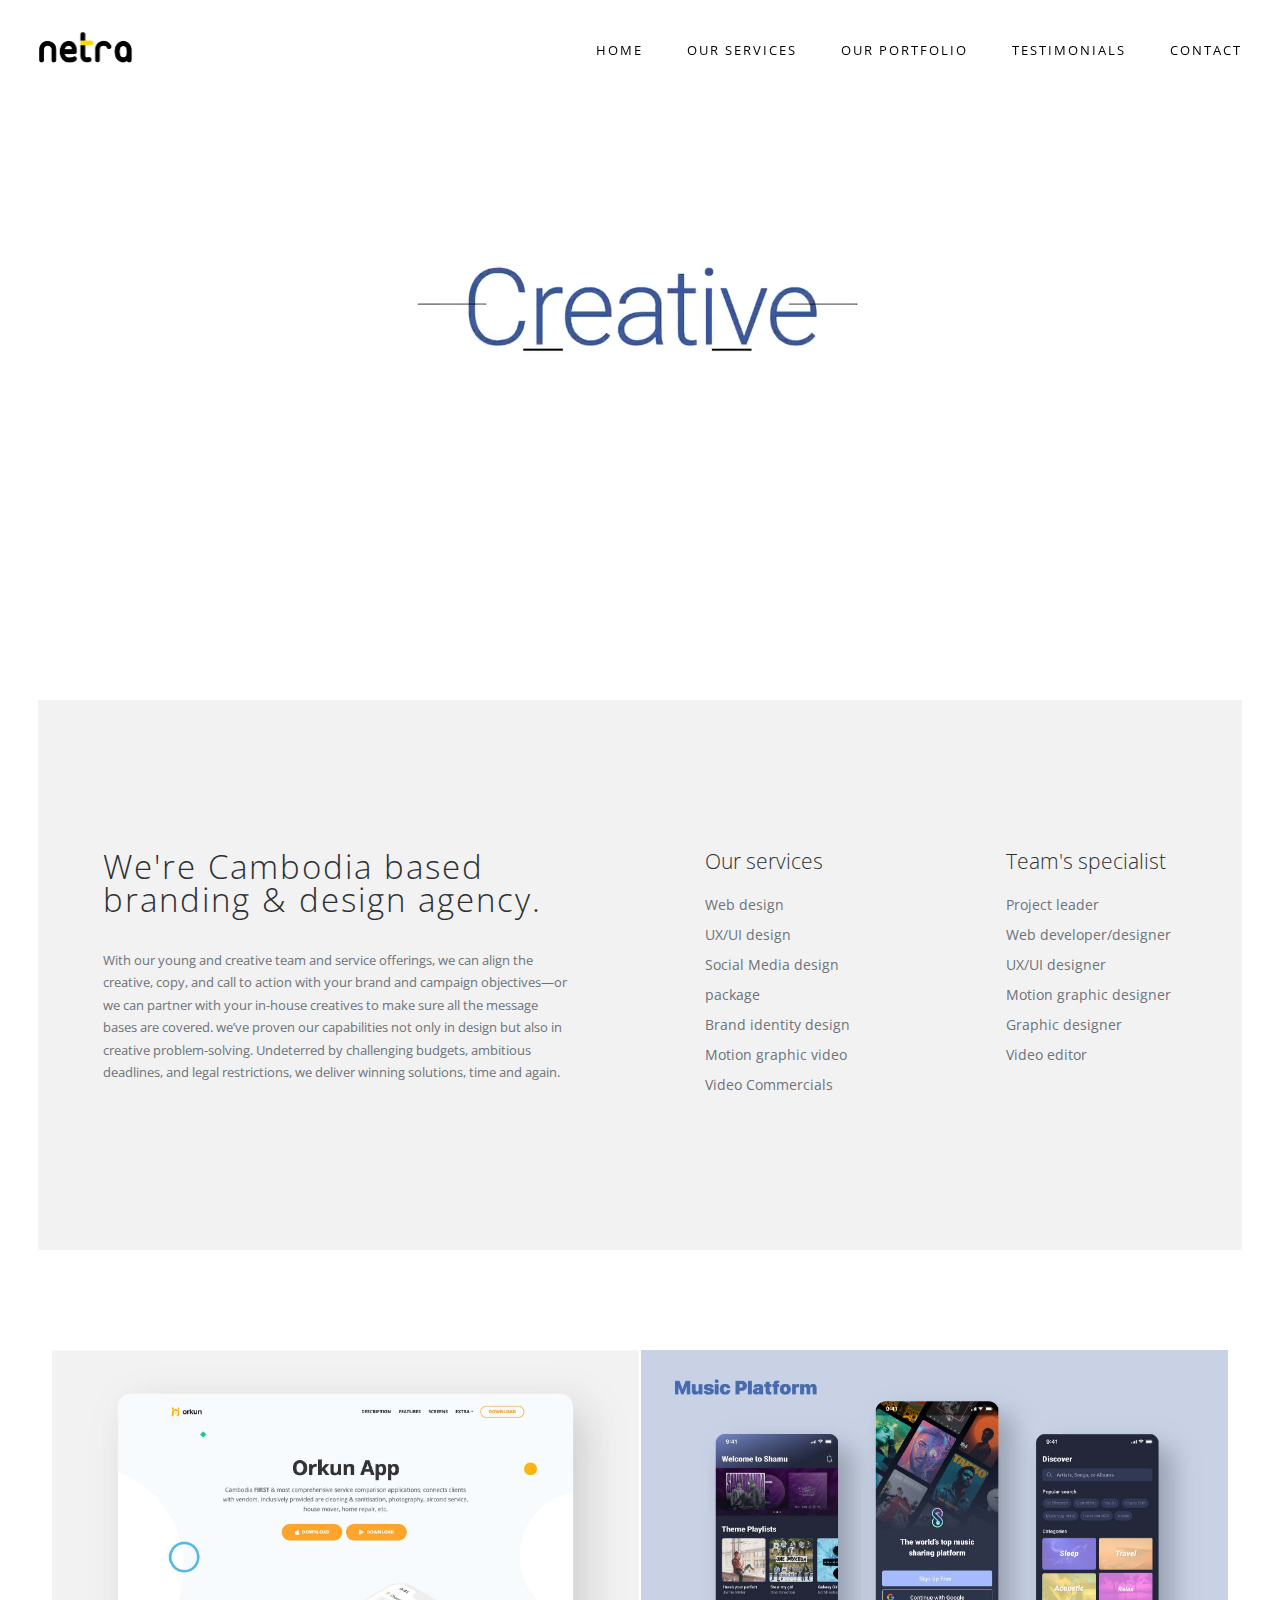
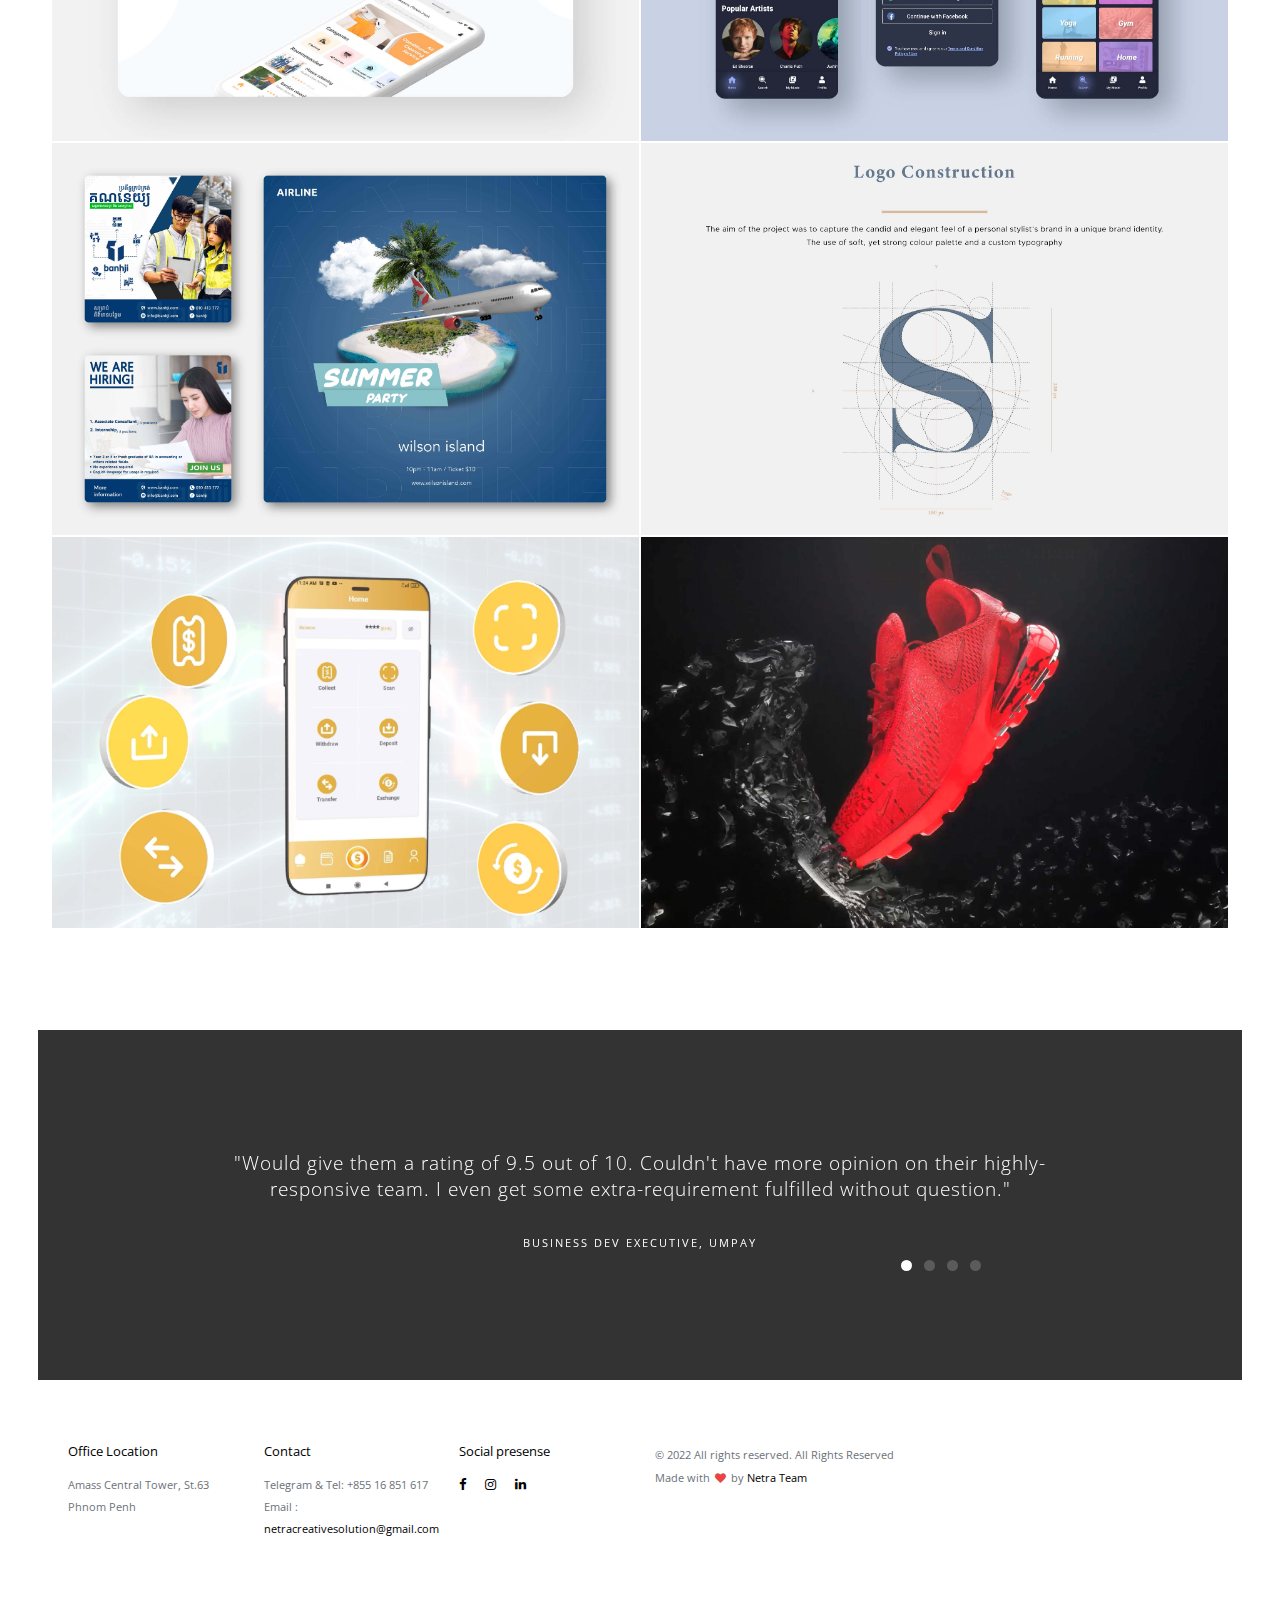
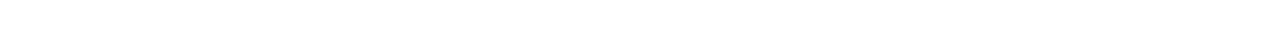
<file: index.html>
<!doctype html>
<!--[if lt IE 7]>      <html class="no-js lt-ie9 lt-ie8 lt-ie7" lang=""> <![endif]-->
<!--[if IE 7]>         <html class="no-js lt-ie9 lt-ie8" lang=""> <![endif]-->
<!--[if IE 8]>         <html class="no-js lt-ie9" lang=""> <![endif]-->
<!--[if gt IE 8]><!--> <html class="no-js" lang=""> <!--<![endif]-->

<head>
  <!--Meta Spot-->
<meta charset="utf-8">
<meta name="description" content="We're Cambodia based branding & design agency. A Team of MultiSkills that provides solutions with design creativy for your Branding.">
<meta name="keywords" content="netra, netra creative, Netra, Creative Solutions, Netra Creative, Cambodia, UI/UX, Design, advertising, developing, Creative Company, designing, expectation">
<meta name="author" content="Netra Team">
<meta name="viewport" content="width=device-width, initial-scale=1">

<!-- For Website Preview on Social Media -->
<meta name="msapplication-TileImage" content="https://scontent.fpnh10-1.fna.fbcdn.net/v/t39.30808-6/292216898_100743609375975_2032774279402443284_n.png?_nc_cat=108&ccb=1-7&_nc_sid=e3f864&_nc_eui2=AeGO_JeVjs9rqgK4IT1UgOeNfD-W4jQmp6F8P5biNCanoQ0dnRfb9ghhK74plLeHKItxB1cQhTymWL-vpqMJ930p&_nc_ohc=Rsldy9kIIFIAX-e0aD2&_nc_ht=scontent.fpnh10-1.fna&oh=00_AT9h68x6p43qM0jOLva-_jxWrKR0BH5TBZrnZruUT-AVkA&oe=62CD987B">
<meta property="og:site_name" content="Netra Creative">
<meta property="og:title" content="Netra Creative Solutions - Your Vision, Our Mission">
<meta property="og:description" content="We're Cambodia based branding & design agency. A Team of MultiSkills that provides solutions with design creativy for your Branding.">

<!-- Image Preview for Thumbnail -->
<meta property="og:image" itemprop="image" content="https://scontent.fpnh10-1.fna.fbcdn.net/v/t39.30808-6/292216898_100743609375975_2032774279402443284_n.png?_nc_cat=108&ccb=1-7&_nc_sid=e3f864&_nc_eui2=AeGO_JeVjs9rqgK4IT1UgOeNfD-W4jQmp6F8P5biNCanoQ0dnRfb9ghhK74plLeHKItxB1cQhTymWL-vpqMJ930p&_nc_ohc=Rsldy9kIIFIAX-e0aD2&_nc_ht=scontent.fpnh10-1.fna&oh=00_AT9h68x6p43qM0jOLva-_jxWrKR0BH5TBZrnZruUT-AVkA&oe=62CD987B">

<meta property="og:type" content="website">
<meta property="og:image:type" content="image/png">

<meta property="og:image:width" content="300">
<meta property="og:image:height" content="300">

<!-- Url Website -->
<meta property="og:url" content="https://netracreative.com">

<!--Link Spot-->
<title>Netra - Creative Solutions</title>
<link rel="stylesheet" href="css/bootstrap.min.css">
<link rel="stylesheet" href="css/flexslider.css">
<link rel="stylesheet" href="css/main.css">
<link rel="stylesheet" href="css/responsive.css">
<link rel="stylesheet" href="css/animate.min.css">
<link rel="stylesheet" href="https://maxcdn.bootstrapcdn.com/font-awesome/4.4.0/css/font-awesome.min.css">
<link rel="icon" href="images/assets/favicon.png">

<!--Use to define when other websites have the same with our website-->
<link rel="canonical" href="https://netracreative.com">
</head>

<body>

<!-- Header Section -->
<section class="tophead" role="tophead"> 
  <!-- Navigation Section -->
  <header id="header">
    <div class="header-content clearfix"> <a class="logo" href="#"><img class="logo1" src="images/portfolio/Logo.png" alt="Netra Creative"></a>
      <nav class="navigation" role="navigation">
        <ul class="primary-nav">
          <li><a href="#header-slider">Home</a></li>
          <li><a href="#services">Our Services</a></li>
          <li><a href="#portfolio">Our Portfolio</a></li>
          <li><a href="#testimonials">Testimonials</a></li>
          <li><a href="#contact">Contact</a></li>
        </ul>
      </nav>
      <a href="#" class="nav-toggle">Menu<span></span></a> </div>
  </header>
  <!-- Navigation Section --> 
</section>
<!-- Header Section --> 
<!-- Slider Section -->
<section id="header-slider" class="section">
  <div id="myCarousel" class="carousel slide" data-ride="carousel"> 
    <!-- Indicators -->
    <ol class="carousel-indicators">
      <li data-target="#myCarousel" data-slide-to="0" class="active"></li>
      <li data-target="#myCarousel" data-slide-to="1"></li>
    </ol>
    <!-- Wrapper for slides -->
    <div class="carousel-inner" role="listbox">
      <video class="landingvideo" id="myVideo" autoplay playsinline loop muted>
        <source src="images/assets/Profile.mp4" type="video/mp4">
      </video> 
    </div>
    <!-- Controls --> 
</section>
<!-- Slider Section --> 
<!-- Service Section -->
<section id="services" class="section services">
  <div class="container-fluid">
    <div class="row">
      <div class="col-md-6 col-sm-6">
        <div class="services-content">
          <h4>We're Cambodia based branding & design agency.</h4>
          <p>With our young and creative team and service offerings, we can align the creative, copy, and call to action with your brand and campaign objectives—or we can partner with your in-house creatives to make sure all the message bases are covered.  we’ve proven our capabilities not only in design but also in creative problem-solving. Undeterred by challenging budgets, ambitious deadlines, and legal restrictions, we deliver winning solutions, time and again. </p>
        </div>
      </div>
      <div class="col-md-3 col-sm-6">
        <div class="services-content">
          <h5>Our services</h5>
          <ul>
            <li><a href="web-design.html">Web design</a></li>
            <li><a href="uxui-design.html">UX/UI design</a></li>
            <li><a href="design-package.html">Social Media design package</a></li>
            <li><a href="branding-design.html">Brand identity design</a></li>
            <li><a href="motion-video.html">Motion graphic video</a></li>
            <li><a href="video-commercials.html">Video Commercials</a></li>
          </ul>
        </div>
      </div>
      <div class="col-md-3 col-sm-6">
        <div class="services-content">
          <h5>Team's specialist</h5>
          <ul>
            <li><a>Project leader</a></li>
            <li><a>Web developer/designer</a></li>
            <li><a>UX/UI designer</a></li>
            <li><a>Motion graphic designer</a></li>
            <li><a>Graphic designer</a></li>
            <li><a>Video editor</a></li>
          </ul>
        </div>
      </div>
    </div>
  </div>
</section>
<!-- Service Section --> 

<!-- portfolio grid section -->
<section id="portfolio" class="section portfolio">
  <div class="container-fluid">
    <div class="row">
      <div class="col-sm-6 portfolio-item"> <a href="web-design.html" class="portfolio-link">
        <div class="caption">
          <div class="caption-content">
            <h3>Web Design</h3>
            <h4>Landing Page Website</h4>
          </div>
        </div>
        <img src="images/portfolio/work-1.jpg" class="img-responsive" alt="Orkun App Portfolio"> </a> </div>
      <div class="col-sm-6 portfolio-item"> <a href="uxui-design.html" class="portfolio-link">
        <div class="caption">
          <div class="caption-content">
            <h3>UX/UI design</h3>
            <h4>Mobile App</h4>
          </div>
        </div>
        <img src="images/portfolio/uxui-1.jpg" class="img-responsive" alt="Shamu music platform portfolio"> </a> </div>
      <div class="col-sm-6 portfolio-item"> <a href="design-package.html" class="portfolio-link">
        <div class="caption">
          <div class="caption-content">
            <h3>Social Media design package</h3>
            <h4>Poster design</h4>
          </div>
        </div>
        <img src="images/portfolio/poster-1.jpg" class="img-responsive" alt="creative solutions for designing posters and flyers"> </a> </div>
      <div class="col-sm-6 portfolio-item"> <a href="branding-design.html" class="portfolio-link">
        <div class="caption">
          <div class="caption-content">
            <h3>Brand identity design</h3>
            <h4>Fashion branding</h4>
          </div>
        </div>
        <img src="images/portfolio/brand-3.jpg" class="img-responsive" alt=""> </a> </div>
      <div class="col-sm-6 portfolio-item"> <a href="motion-video.html" class="portfolio-link">
        <div class="caption">
          <div class="caption-content">
            <h3>Motion Graphic Video</h3>
            <h4>Animation Commercials</h4>
          </div>
        </div>
        <img src="images/portfolio/motion-2.jpg" class="img-responsive" alt="logo construction with professional guidelines"> </a> </div>
      <div class="col-sm-6 portfolio-item"> <a href="video-commercials.html" class="portfolio-link">
        <div class="caption">
          <div class="caption-content">
            <h3>Video Commercials</h3>
            <h4>3D Video Commercials</h4>
          </div>
        </div>
        <img src="images/portfolio/video-1.jpg" class="img-responsive" alt="Nike Shoes advertising"> </a> </div>
    </div>
  </div>
</section>
<!-- portfolio grid section --> 

<!-- Testimonials section -->
<section id="testimonials" class="section testimonials no-padding">
  <div class="container-fluid">
    <div class="row no-gutter">
      <div class="flexslider">
        <ul class="slides">
          <li>
            <div class="col-md-12">
              <blockquote>
                <h1>"Would give them a rating of 9.5 out of 10. Couldn't have more opinion on their highly-responsive team. I even get some extra-requirement fulfilled without question."</h1>
                <p>Business Dev Executive, UMPay</p>
              </blockquote>
            </div>
          </li>
          <li>
            <div class="col-md-12">
              <blockquote>
                <h1>"Color tone and concept suggestion by Netra's team when I couldn't make any decision is superb. All I get is much more than what I pay."</h1>
                <p>Simon - Founder of Shamu App</p>
              </blockquote>
            </div>
          </li>
          <li>
            <div class="col-md-12">
              <blockquote>
                <h1>"What I would recommend is the ability of Netra producing high quality design product without compromising timeline. Fair costing compared with high CP value."</h1>
                <p>Jess - QR Engineer , Shamu App.</p>
              </blockquote>
            </div>
          </li>
          <li>
            <div class="col-md-12">
              <blockquote>
                <h1>"On-the-point for all the requirements provided to Netra's designers. Minimalist, eye-catchy content, product delivered on time! Would highly recommend them to my connections."  </h1>
                <p>Orkun App's Team</p>
              </blockquote>
            </div>
          </li>
        </ul>
      </div>
    </div>
  </div>
</section>
<!-- Testimonials section --> 

<!-- footer section -->
<footer id="contact" class="footer">
  <div class="container-fluid">
    <div class="col-md-2 left">
      <h4>Office Location</h4>
      <p> Amass Central Tower, St.63 <br> Phnom Penh</p>
    </div>
    <div class="col-md-2 left">
      <h4>Contact</h4>
      <p> Telegram & Tel: +855 16 851 617 <br>
        Email : <a href="mailto:netracreativesolution@gmail.com"> netracreativesolution@gmail.com </a></p>
    </div>
    <div class="col-md-2 left">
      <h4>Social presense</h4>
      <ul class="footer-share">
        <li><a href="https://www.facebook.com/netracreativesolution" target="_blank"><i class="fa fa-facebook"></i></a></li>
        <li><a href="https://www.instagram.com/netra_creative/" target="_blank"><i class="fa fa-instagram"></i></a></li>
        <li><a href="https://www.linkedin.com/in/netra-creative-870958244/" target="_blank"><i class="fa fa-linkedin"></i></a></li>
      </ul>
    </div>
    <div class="col-md-6 right">
      <p>© 2022 All rights reserved. All Rights Reserved<br>
        Made with <i class="fa fa-heart pulse"></i> by <a href="#">Netra Team</a></p>
    </div>
  </div>
</footer>
<!-- footer section --> 

<!-- JS FILES --> 
<script src="https://ajax.googleapis.com/ajax/libs/jquery/1.11.3/jquery.min.js"></script> 
<script src="js/bootstrap.min.js"></script> 
<script src="js/jquery.flexslider-min.js"></script> 
<script src="js/retina.min.js"></script> 
<script src="js/modernizr.js"></script> 
<script src="js/main.js"></script>
<script>
  document.getElementById('myVideo').play();
</script>
</body>
</html>
</file>
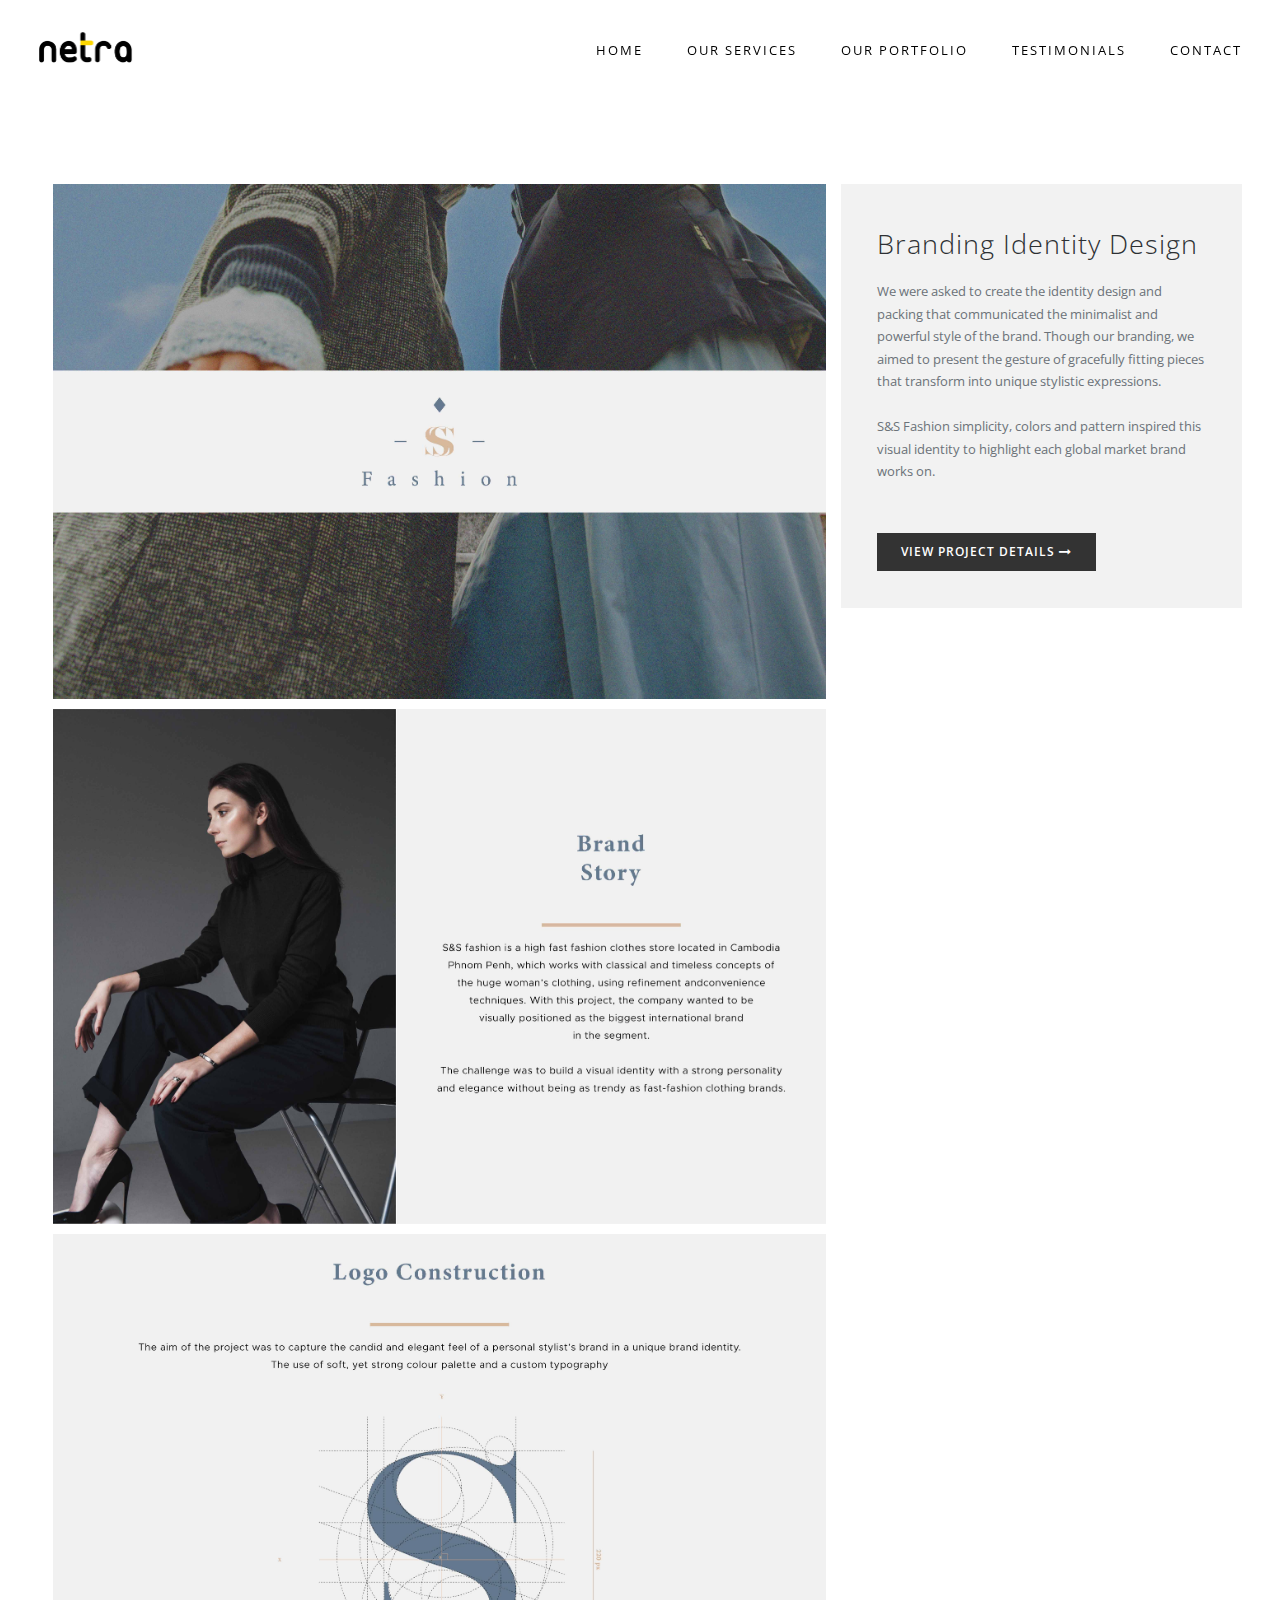
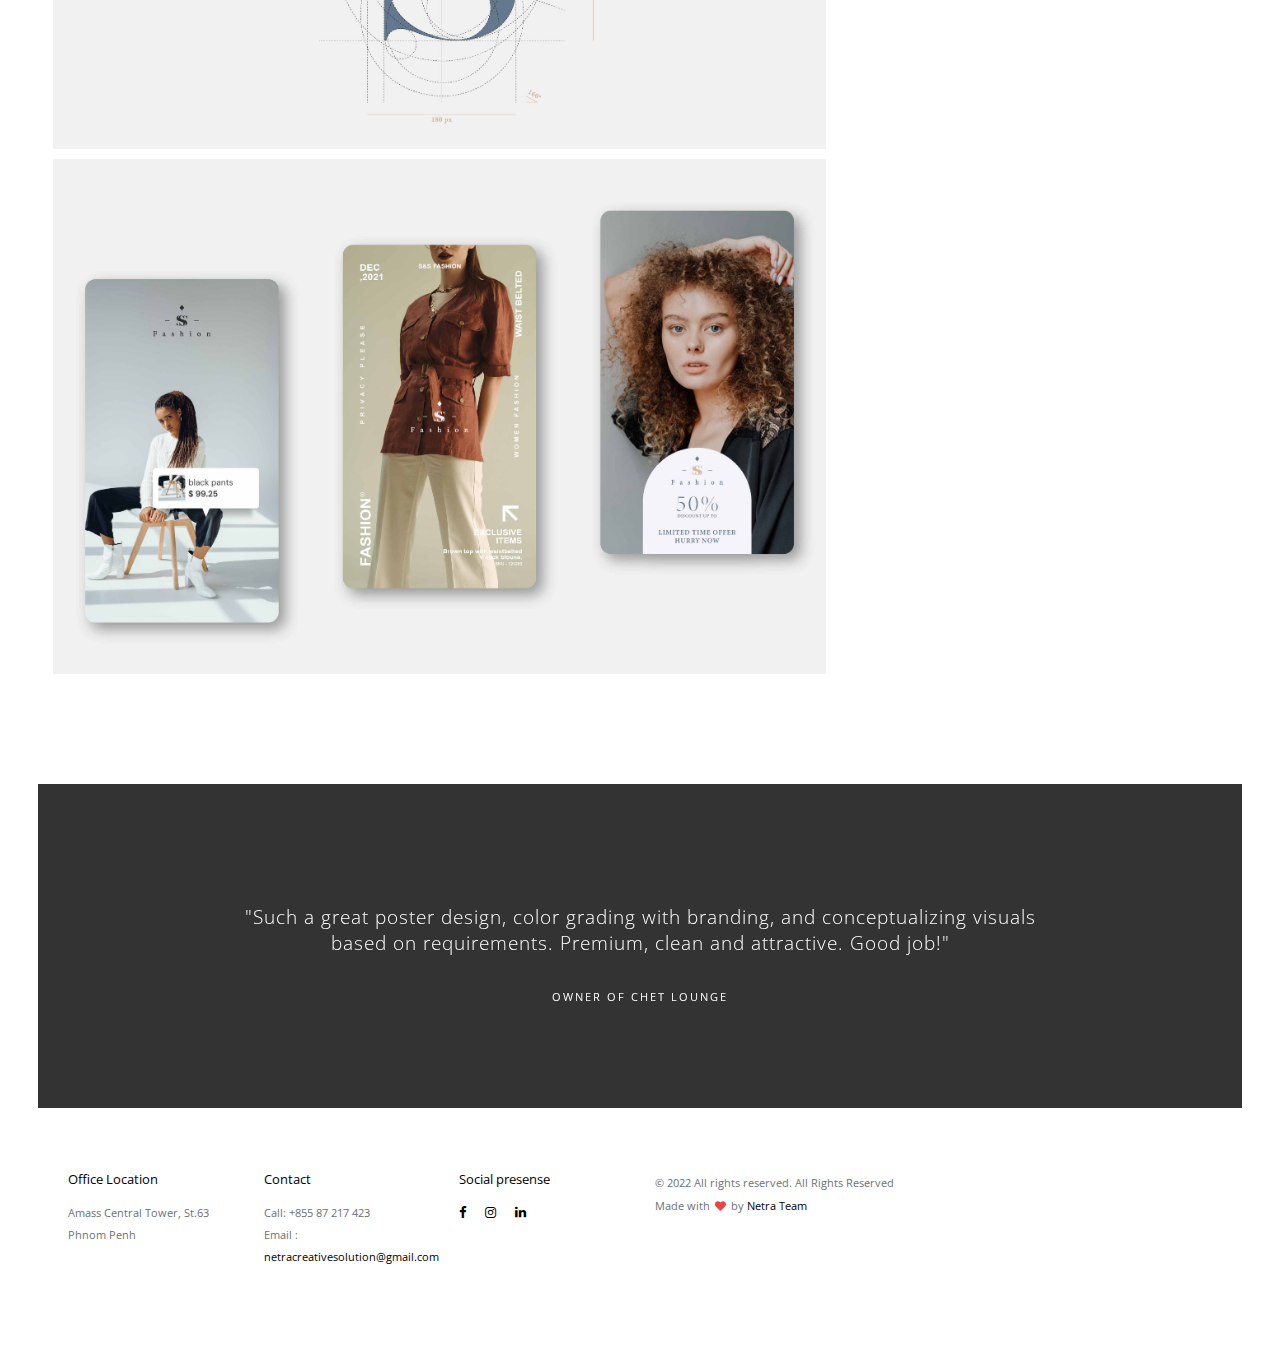
<file: branding-design.html>
<!doctype html>
<!--[if lt IE 7]>      <html class="no-js lt-ie9 lt-ie8 lt-ie7" lang=""> <![endif]-->
<!--[if IE 7]>         <html class="no-js lt-ie9 lt-ie8" lang=""> <![endif]-->
<!--[if IE 8]>         <html class="no-js lt-ie9" lang=""> <![endif]-->
<!--[if gt IE 8]><!-->
<html class="no-js" lang="">
<!--<![endif]-->

<head>
<meta charset="utf-8">
<meta name="description" content="">
<meta name="viewport" content="width=device-width, initial-scale=1">
<title>Netra - Branding design</title>
<link rel="stylesheet" href="css/bootstrap.min.css">
<link rel="stylesheet" href="css/flexslider.css">
<link rel="stylesheet" href="css/main.css">
<link rel="stylesheet" href="css/responsive.css">
<link rel="stylesheet" href="css/animate.min.css">
<link rel="stylesheet" href="https://maxcdn.bootstrapcdn.com/font-awesome/4.4.0/css/font-awesome.min.css">
<link rel="icon" href="images/assets/favicon.png">
</head>

<body>

<!-- Header Section -->
<section class="tophead" role="tophead"> 
  <!-- Navigation Section -->
  <header id="header">
    <div class="header-content clearfix"> <a class="logo" href="./#"><img class="logo1" src="images/portfolio/Logo.png" alt="alternative"></a>
      <nav class="navigation" role="navigation">
        <ul class="primary-nav">
          <li><a href="./#header-slider">Home</a></li>
          <li><a href="./#services">Our Services</a></li>
          <li><a href="./#portfolio">Our Portfolio</a></li>
          <li><a href="./#testimonials">Testimonials</a></li>
          <li><a href="./#contact">Contact</a></li>
        </ul>
      </nav>
      <a href="#" class="nav-toggle">Menu<span></span></a> </div>
  </header>
  <!-- Navigation Section --> 
</section>
<!-- Header Section -->
<!-- work details section -->
<section id="work-detail" class="section work-detail">
  <div class="container-fluid">
    <div class="row">
      <div class="col-md-8 work-detail-margin detail-image">
        <div class="work-image">
          <p> <img src="images/portfolio/brand-1.jpg"></p>
          <p> <img src="images/portfolio/brand-2.jpg"></p>
          <p> <img src="images/portfolio/brand-3.jpg"></p>
          <p> <img src="images/portfolio/brand-4.jpg"></p>
        </div>
      </div>
      <div class="col-md-4 work-detail-margin detail-contentbox">
        <div class="detail-content">
          <h4>Branding Identity Design</h4>
          <p>We were asked to create the identity design and packing that communicated the minimalist and powerful style of the brand. Though our branding, we aimed to present the gesture of gracefully fitting pieces that transform into unique stylistic expressions.</p>
          <p>
            S&S Fashion simplicity, colors and pattern inspired this visual identity to highlight each global market brand works on.</p>
          <a class="btn" href="https://www.behance.net/desigerinfinity" target="_blank">View project details <i class="fa fa-long-arrow-right"></i></a> 
        </div>
      </div>
    </div>
  </div>
</section>
<!-- work details section --> 

<!-- Testimonials section -->
<section id="testimonials" class="section testimonials no-padding">
  <div class="container-fluid">
    <div class="row no-gutter">
      <div class="flexslider">
        <ul class="slides">
          <li>
            <div class="col-md-12">
              <blockquote>
                <h1>"Such a great poster design, color grading with branding, and conceptualizing visuals based on requirements. Premium, clean and attractive. Good job!" </h1>
                <p>Owner of Chet Lounge</p>
              </blockquote>
            </div>
          </li>
        </ul>
      </div>
    </div>
  </div>
</section>
<!-- Testimonials section --> 

<!-- footer section -->
<footer id="contact" class="footer">
  <div class="container-fluid">
    <div class="col-md-2 left">
      <h4>Office Location</h4>
      <p> Amass Central Tower, St.63 <br> Phnom Penh</p>
    </div>
    <div class="col-md-2 left">
      <h4>Contact</h4>
      <p> Call: +855 87 217 423 <br>
        Email : <a href="mailto:netracreativesolution@gmail.com"> netracreativesolution@gmail.com </a></p>
    </div>
    <div class="col-md-2 left">
      <h4>Social presense</h4>
      <ul class="footer-share">
        <li><a href="#"><i class="fa fa-facebook"></i></a></li>
        <li><a href="#"><i class="fa fa-instagram"></i></a></li>
        <li><a href="#"><i class="fa fa-linkedin"></i></a></li>
      </ul>
    </div>
    <div class="col-md-6 right">
      <p>© 2022 All rights reserved. All Rights Reserved<br>
        Made with <i class="fa fa-heart pulse"></i> by <a href="./#">Netra Team</a></p>
    </div>
  </div>
</footer>
<!-- footer section --> 

<!-- JS FILES --> 
<script src="https://ajax.googleapis.com/ajax/libs/jquery/1.11.3/jquery.min.js"></script> 
<script src="js/bootstrap.min.js"></script> 
<script src="js/jquery.flexslider-min.js"></script> 
<script src="js/retina.min.js"></script> 
<script src="js/modernizr.js"></script> 
<script src="js/main.js"></script>
</body>
</html>
</file>
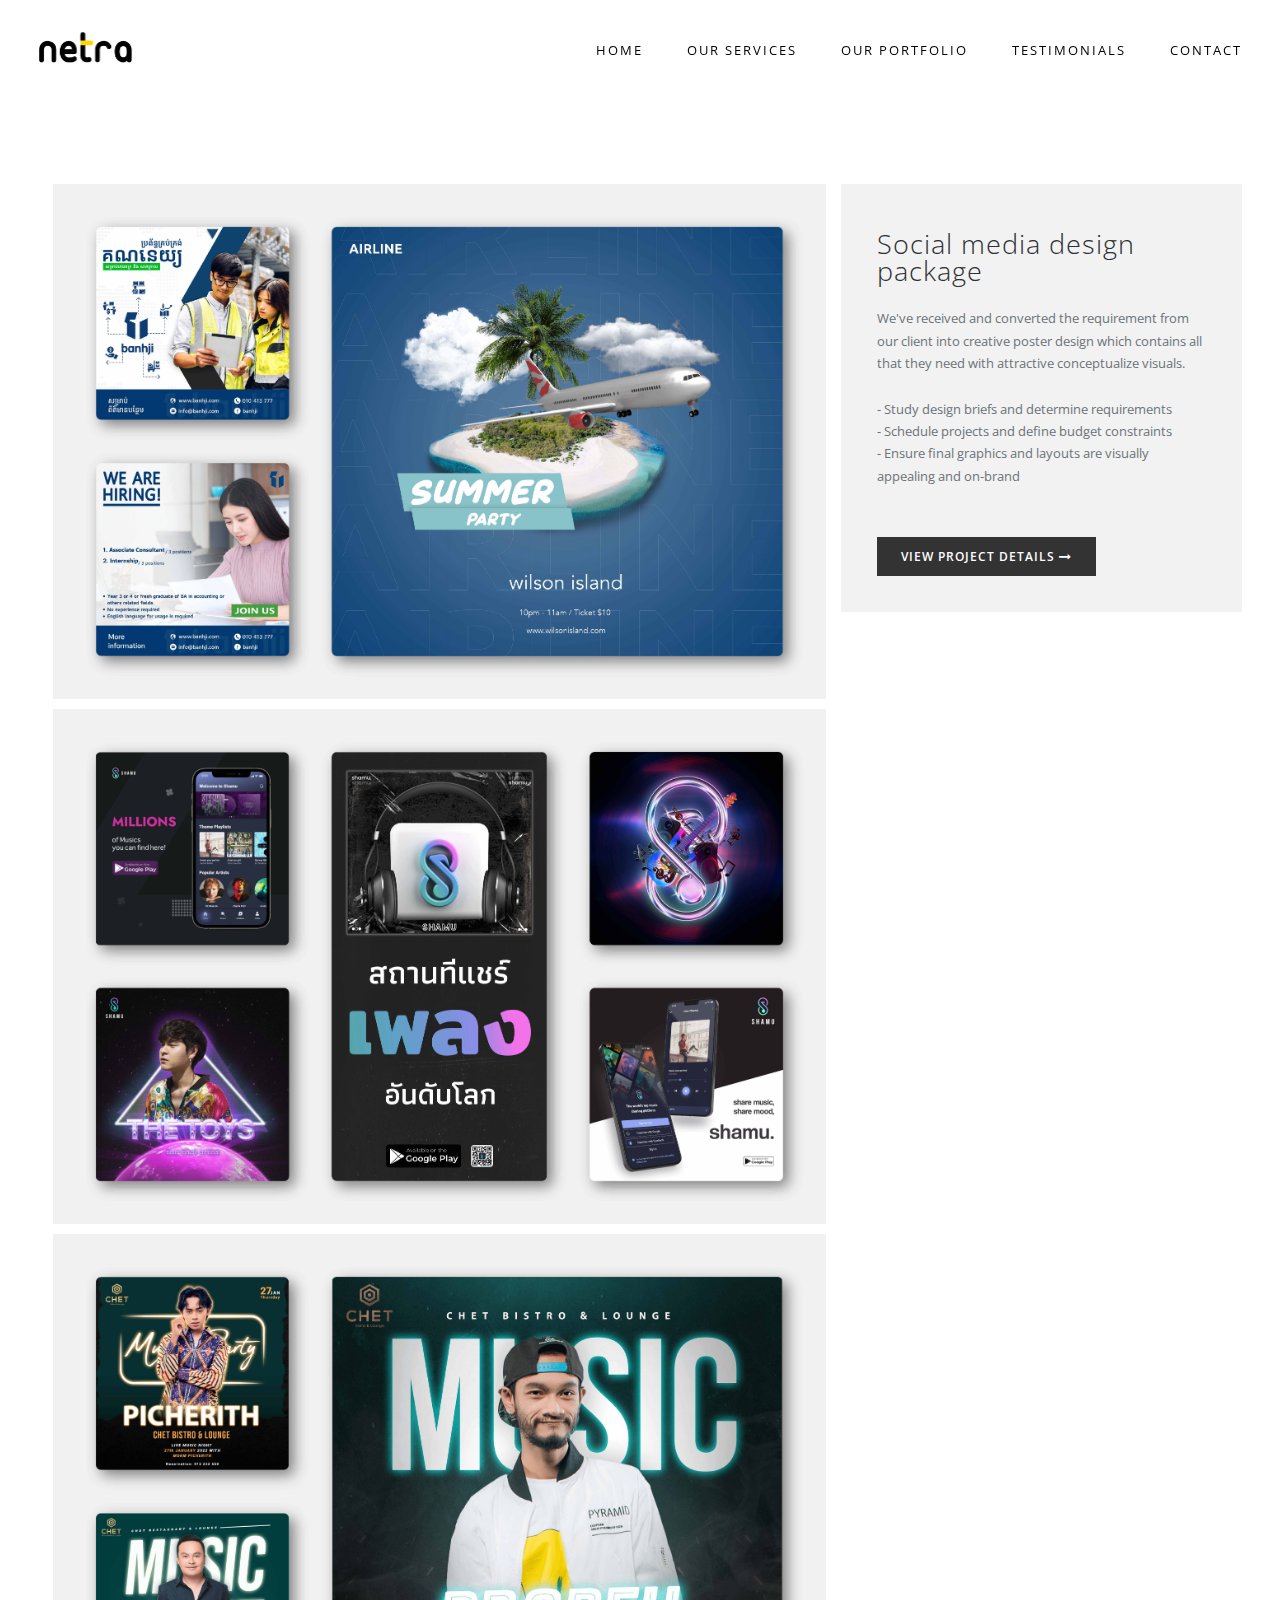
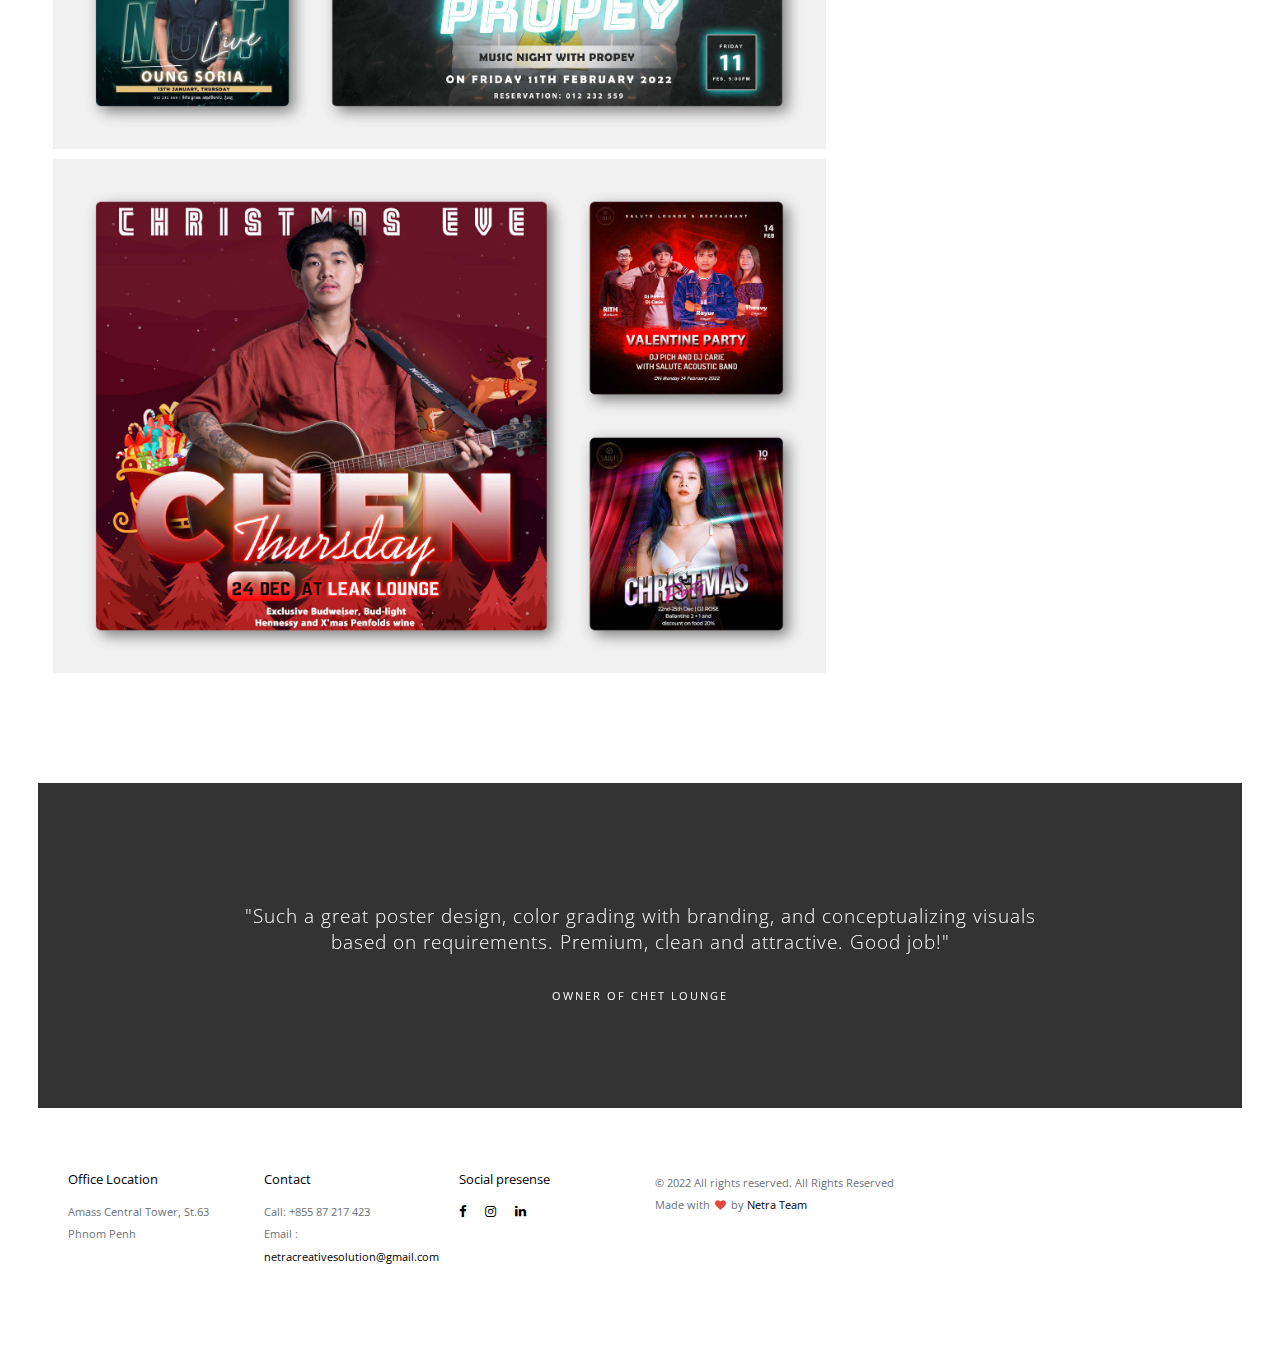
<file: design-package.html>
<!doctype html>
<!--[if lt IE 7]>      <html class="no-js lt-ie9 lt-ie8 lt-ie7" lang=""> <![endif]-->
<!--[if IE 7]>         <html class="no-js lt-ie9 lt-ie8" lang=""> <![endif]-->
<!--[if IE 8]>         <html class="no-js lt-ie9" lang=""> <![endif]-->
<!--[if gt IE 8]><!-->
<html class="no-js" lang="">
<!--<![endif]-->

<head>
<meta charset="utf-8">
<meta name="description" content="">
<meta name="viewport" content="width=device-width, initial-scale=1">
<title>Netra - Design package</title>
<link rel="stylesheet" href="css/bootstrap.min.css">
<link rel="stylesheet" href="css/flexslider.css">
<link rel="stylesheet" href="css/main.css">
<link rel="stylesheet" href="css/responsive.css">
<link rel="stylesheet" href="css/animate.min.css">
<link rel="stylesheet" href="https://maxcdn.bootstrapcdn.com/font-awesome/4.4.0/css/font-awesome.min.css">
<link rel="icon" href="images/assets/favicon.png">
</head>

<body>

<!-- Header Section -->
<section class="tophead" role="tophead"> 
  <!-- Navigation Section -->
  <header id="header">
    <div class="header-content clearfix"> <a class="logo" href="./#"><img class="logo1" src="images/portfolio/Logo.png" alt="alternative"></a>
      <nav class="navigation" role="navigation">
        <ul class="primary-nav">
          <li><a href="./#header-slider">Home</a></li>
          <li><a href="./#services">Our Services</a></li>
          <li><a href="./#portfolio">Our Portfolio</a></li>
          <li><a href="./#testimonials">Testimonials</a></li>
          <li><a href="./#contact">Contact</a></li>
        </ul>
      </nav>
      <a href="#" class="nav-toggle">Menu<span></span></a> </div>
  </header>
  <!-- Navigation Section --> 
</section>
<!-- Header Section -->
<!-- work details section -->
<section id="work-detail" class="section work-detail">
  <div class="container-fluid">
    <div class="row">
      <div class="col-md-8 work-detail-margin detail-image">
        <div class="work-image">
          <p> <img src="images/portfolio/poster-1.jpg"></p>
          <p> <img src="images/portfolio/poster-2.jpg"></p>
          <p> <img src="images/portfolio/poster-3.jpg"></p>
          <p> <img src="images/portfolio/poster-4.jpg"></p>
        </div>
      </div>
      <div class="col-md-4 work-detail-margin detail-contentbox">
        <div class="detail-content">
          <h4>Social media design package</h4>
          <p>We've received and converted the requirement from our client into creative poster design which contains all that they need with attractive conceptualize visuals.  </p>
          <p>
            - Study design briefs and determine requirements <br>
            - Schedule projects and define budget constraints <br>
            - Ensure final graphics and layouts are visually appealing and on-brand</p>
          <a class="btn" href="https://www.behance.net/desigerinfinity" target="_blank">View project details <i class="fa fa-long-arrow-right"></i></a> 
        </div>
      </div>
    </div>
  </div>
</section>
<!-- work details section --> 

<!-- Testimonials section -->
<section id="testimonials" class="section testimonials no-padding">
  <div class="container-fluid">
    <div class="row no-gutter">
      <div class="flexslider">
        <ul class="slides">
          <li>
            <div class="col-md-12">
              <blockquote>
                <h1>"Such a great poster design, color grading with branding, and conceptualizing visuals based on requirements. Premium, clean and attractive. Good job!" </h1>
                <p>Owner of Chet Lounge</p>
              </blockquote>
            </div>
          </li>
        </ul>
      </div>
    </div>
  </div>
</section>
<!-- Testimonials section --> 

<!-- footer section -->
<footer id="contact" class="footer">
  <div class="container-fluid">
    <div class="col-md-2 left">
      <h4>Office Location</h4>
      <p> Amass Central Tower, St.63 <br> Phnom Penh</p>
    </div>
    <div class="col-md-2 left">
      <h4>Contact</h4>
      <p> Call: +855 87 217 423 <br>
        Email : <a href="mailto:netracreativesolution@gmail.com"> netracreativesolution@gmail.com </a></p>
    </div>
    <div class="col-md-2 left">
      <h4>Social presense</h4>
      <ul class="footer-share">
        <li><a href="#"><i class="fa fa-facebook"></i></a></li>
        <li><a href="#"><i class="fa fa-instagram"></i></a></li>
        <li><a href="#"><i class="fa fa-linkedin"></i></a></li>
      </ul>
    </div>
    <div class="col-md-6 right">
      <p>© 2022 All rights reserved. All Rights Reserved<br>
        Made with <i class="fa fa-heart pulse"></i> by <a href="./#">Netra Team</a></p>
    </div>
  </div>
</footer>
<!-- footer section --> 

<!-- JS FILES --> 
<script src="https://ajax.googleapis.com/ajax/libs/jquery/1.11.3/jquery.min.js"></script> 
<script src="js/bootstrap.min.js"></script> 
<script src="js/jquery.flexslider-min.js"></script> 
<script src="js/retina.min.js"></script> 
<script src="js/modernizr.js"></script> 
<script src="js/main.js"></script>
</body>
</html>
</file>
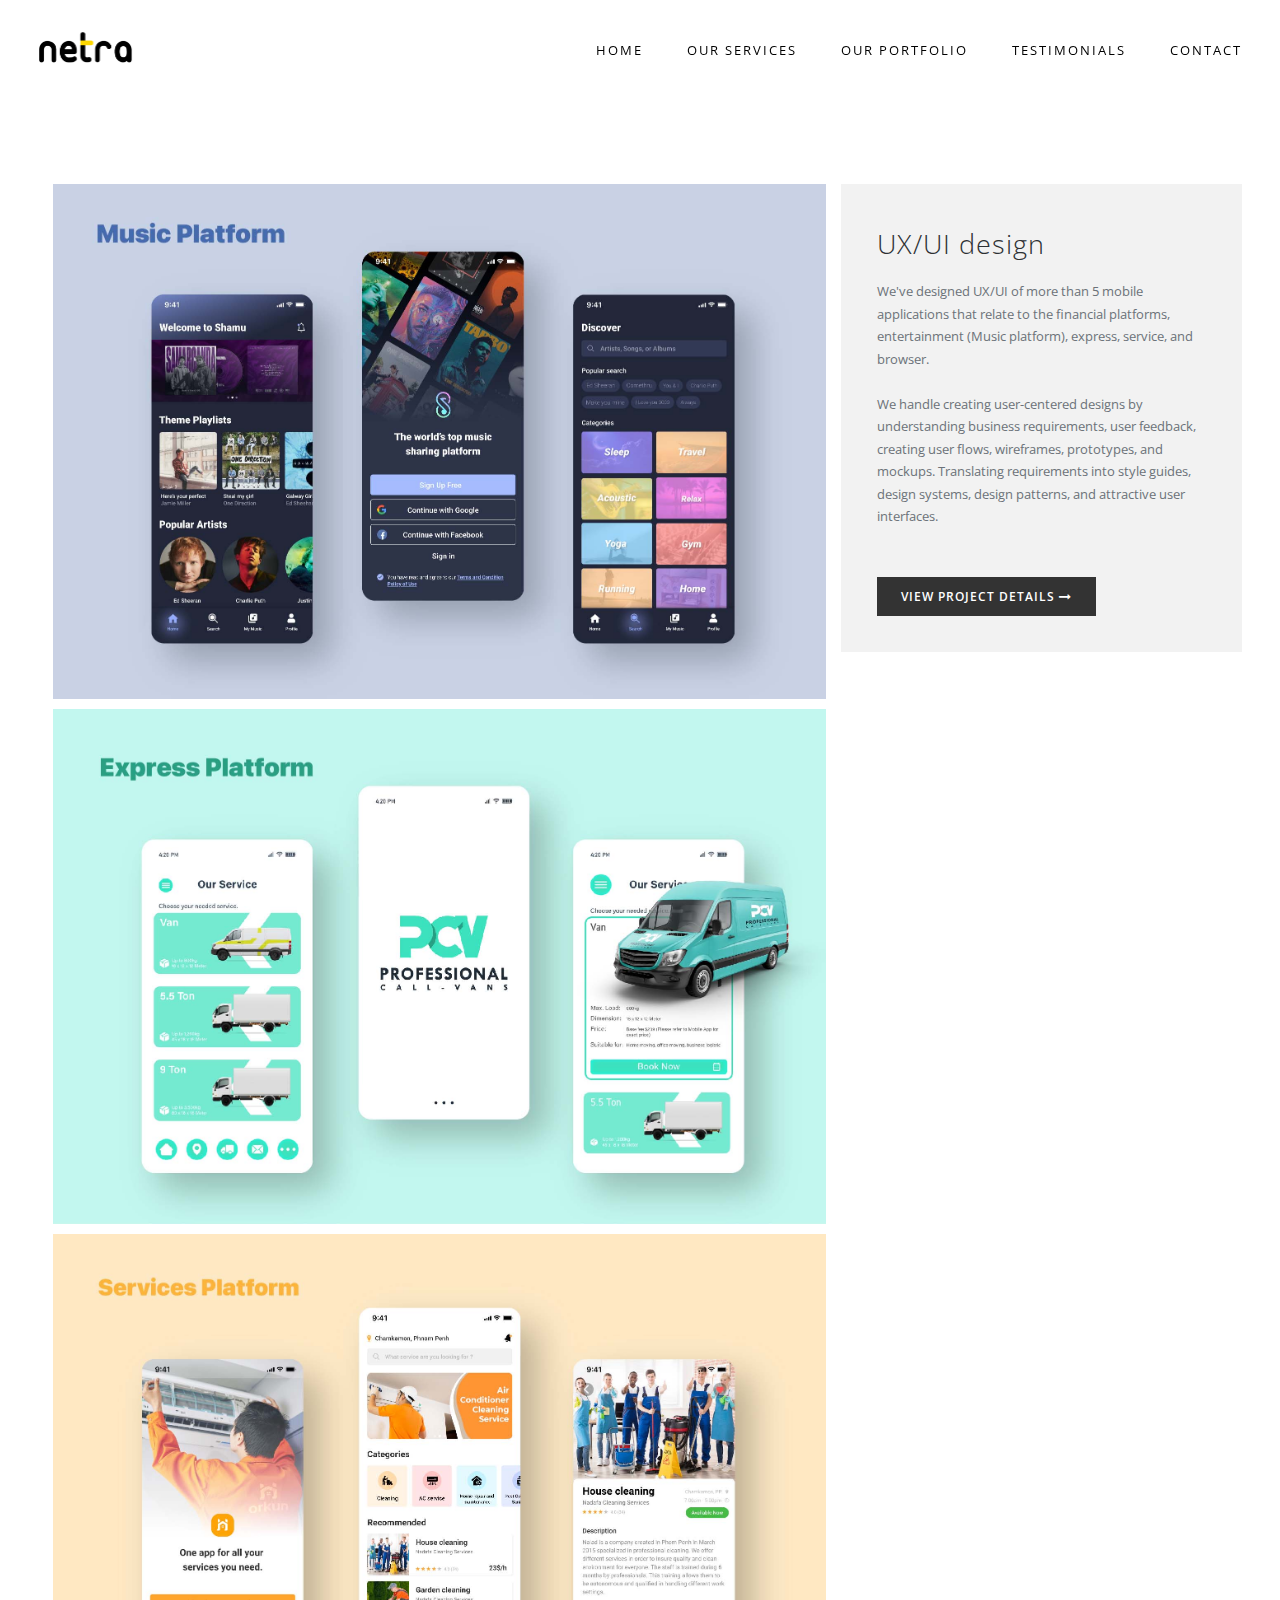
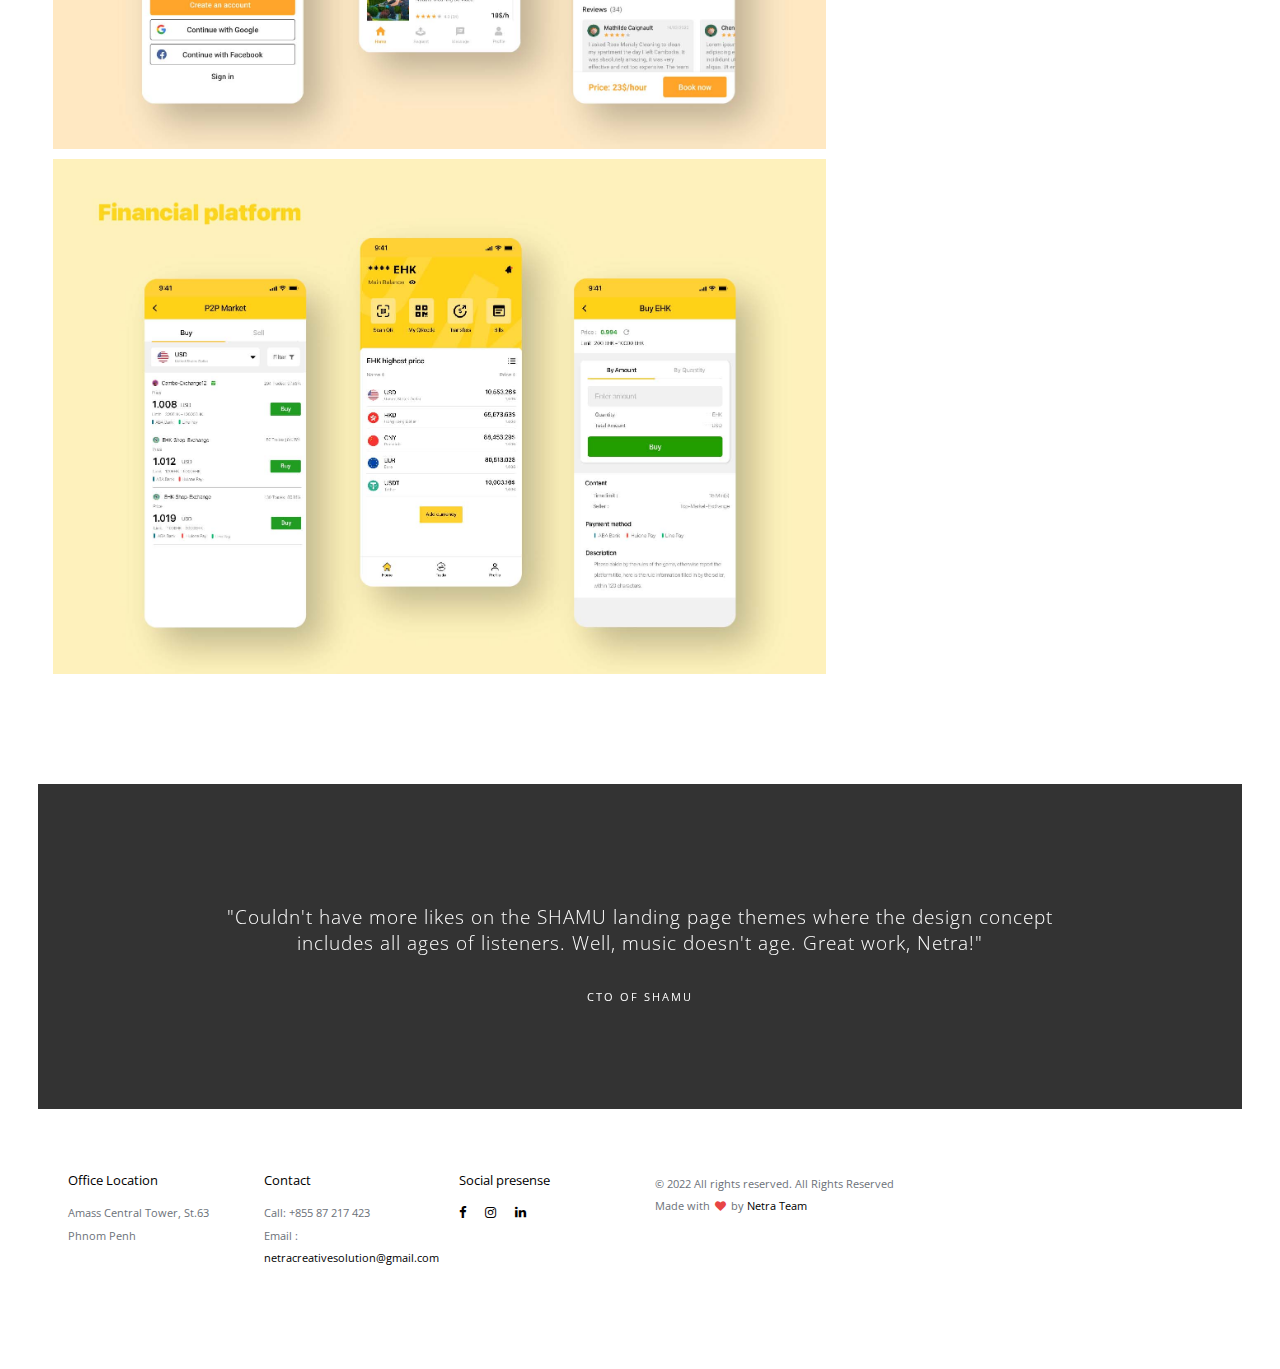
<file: uxui-design.html>
<!doctype html>
<!--[if lt IE 7]>      <html class="no-js lt-ie9 lt-ie8 lt-ie7" lang=""> <![endif]-->
<!--[if IE 7]>         <html class="no-js lt-ie9 lt-ie8" lang=""> <![endif]-->
<!--[if IE 8]>         <html class="no-js lt-ie9" lang=""> <![endif]-->
<!--[if gt IE 8]><!-->
<html class="no-js" lang="">
<!--<![endif]-->

<head>
<meta charset="utf-8">
<meta name="description" content="">
<meta name="viewport" content="width=device-width, initial-scale=1">
<title>Netra - UX/UI design</title>
<link rel="stylesheet" href="css/bootstrap.min.css">
<link rel="stylesheet" href="css/flexslider.css">
<link rel="stylesheet" href="css/main.css">
<link rel="stylesheet" href="css/responsive.css">
<link rel="stylesheet" href="css/animate.min.css">
<link rel="stylesheet" href="https://maxcdn.bootstrapcdn.com/font-awesome/4.4.0/css/font-awesome.min.css">
<link rel="icon" href="images/assets/favicon.png">
</head>

<body>

<!-- Header Section -->
<section class="tophead" role="tophead"> 
  <!-- Navigation Section -->
  <header id="header">
    <div class="header-content clearfix"> <a class="logo" href="./#"><img class="logo1" src="images/portfolio/Logo.png" alt="alternative"></a>
      <nav class="navigation" role="navigation">
        <ul class="primary-nav">
          <li><a href="./#header-slider">Home</a></li>
          <li><a href="./#services">Our Services</a></li>
          <li><a href="./#portfolio">Our Portfolio</a></li>
          <li><a href="./#testimonials">Testimonials</a></li>
          <li><a href="./#contact">Contact</a></li>
        </ul>
      </nav>
      <a href="#" class="nav-toggle">Menu<span></span></a> </div>
  </header>
  <!-- Navigation Section --> 
</section>
<!-- Header Section -->
<!-- work details section -->
<section id="work-detail" class="section work-detail">
  <div class="container-fluid">
    <div class="row">
      <div class="col-md-8 work-detail-margin detail-image">
        <div class="work-image">
          <p> <img src="images/portfolio/uxui-1.jpg"></p>
          <p> <img src="images/portfolio/uxui-2.jpg"></p>
          <p> <img src="images/portfolio/uxui-3.jpg"></p>
          <p> <img src="images/portfolio/uxui-4.jpg"></p>
        </div>
      </div>
      <div class="col-md-4 work-detail-margin detail-contentbox">
        <div class="detail-content">
          <h4>UX/UI design</h4>
          <p>We've designed UX/UI of more than 5 mobile applications that relate to the financial platforms, entertainment (Music platform), express, service, and browser. </p>
          <p>We handle creating user-centered designs by understanding business requirements, user feedback, creating user flows, wireframes, prototypes, and mockups. Translating requirements into style guides, design systems, design patterns, and attractive user interfaces. </p>
          <a class="btn" href="https://www.behance.net/desigerinfinity" target="_blank">View project details <i class="fa fa-long-arrow-right"></i></a> 
        </div>
      </div>
    </div>
  </div>
</section>
<!-- work details section --> 

<!-- Testimonials section -->
<section id="testimonials" class="section testimonials no-padding">
  <div class="container-fluid">
    <div class="row no-gutter">
      <div class="flexslider">
        <ul class="slides">
          <li>
            <div class="col-md-12">
              <blockquote>
                <h1>"Couldn't have more likes on the SHAMU landing page themes where the design concept includes all ages of listeners. Well, music doesn't age. Great work, Netra!" </h1>
                <p>CTO of Shamu</p>
              </blockquote>
            </div>
          </li>
        </ul>
      </div>
    </div>
  </div>
</section>
<!-- Testimonials section --> 

<!-- footer section -->
<footer id="contact" class="footer">
  <div class="container-fluid">
    <div class="col-md-2 left">
      <h4>Office Location</h4>
      <p> Amass Central Tower, St.63 <br> Phnom Penh</p>
    </div>
    <div class="col-md-2 left">
      <h4>Contact</h4>
      <p> Call: +855 87 217 423 <br>
        Email : <a href="mailto:netracreativesolution@gmail.com"> netracreativesolution@gmail.com </a></p>
    </div>
    <div class="col-md-2 left">
      <h4>Social presense</h4>
      <ul class="footer-share">
        <li><a href="#"><i class="fa fa-facebook"></i></a></li>
        <li><a href="#"><i class="fa fa-instagram"></i></a></li>
        <li><a href="#"><i class="fa fa-linkedin"></i></a></li>
      </ul>
    </div>
    <div class="col-md-6 right">
      <p>© 2022 All rights reserved. All Rights Reserved<br>
        Made with <i class="fa fa-heart pulse"></i> by <a href="./#">Netra Team</a></p>
    </div>
  </div>
</footer>
<!-- footer section --> 

<!-- JS FILES --> 
<script src="https://ajax.googleapis.com/ajax/libs/jquery/1.11.3/jquery.min.js"></script> 
<script src="js/bootstrap.min.js"></script> 
<script src="js/jquery.flexslider-min.js"></script> 
<script src="js/retina.min.js"></script> 
<script src="js/modernizr.js"></script> 
<script src="js/main.js"></script>
</body>
</html>
</file>
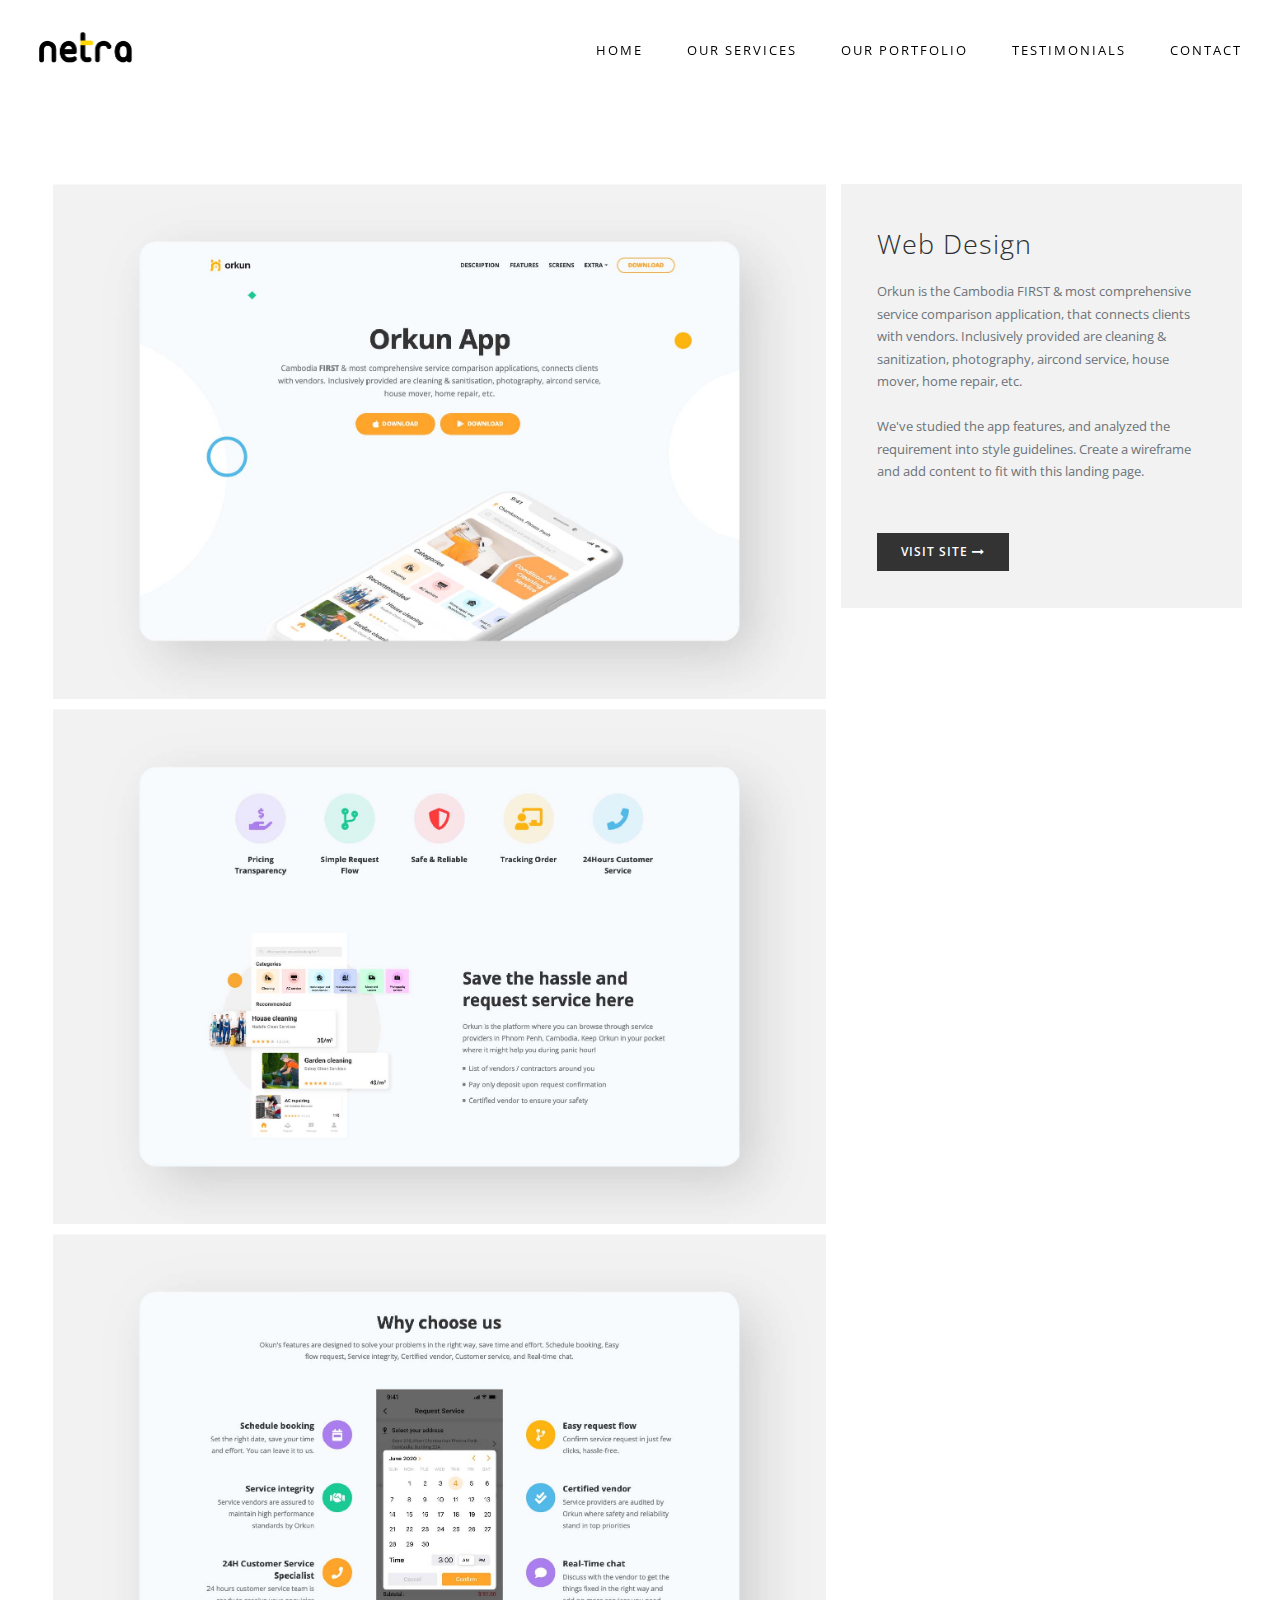
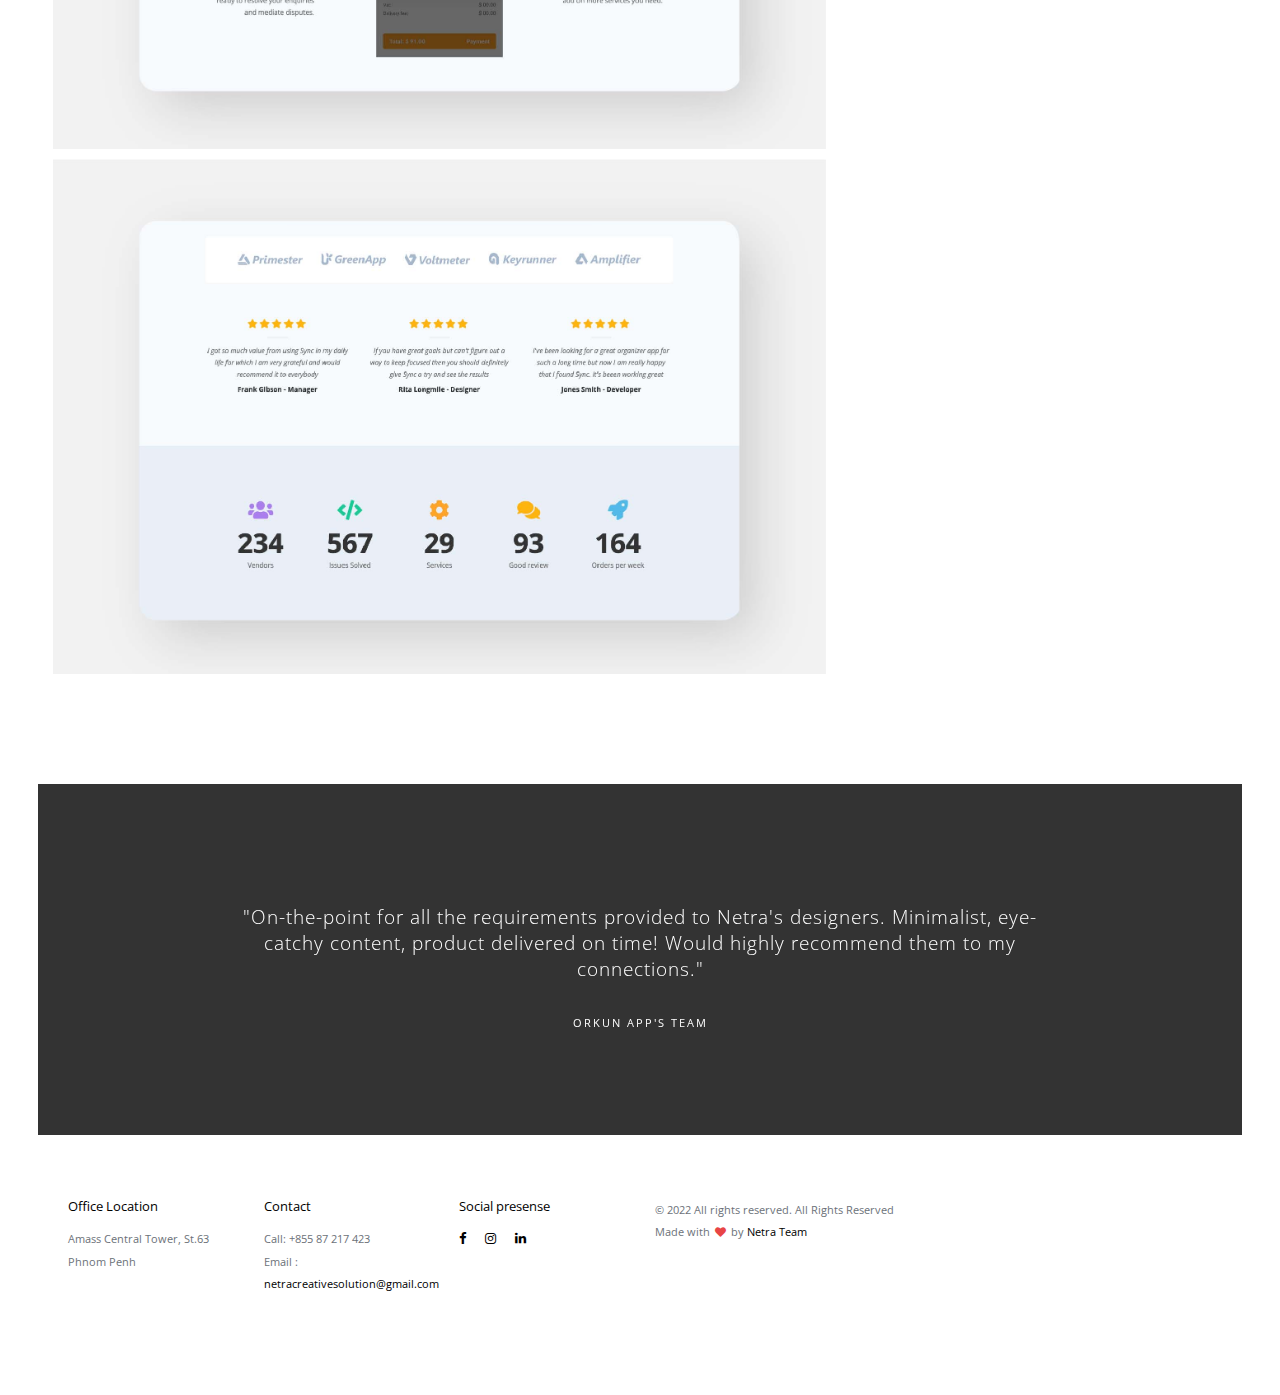
<file: web-design.html>
<!doctype html>
<!--[if lt IE 7]>      <html class="no-js lt-ie9 lt-ie8 lt-ie7" lang=""> <![endif]-->
<!--[if IE 7]>         <html class="no-js lt-ie9 lt-ie8" lang=""> <![endif]-->
<!--[if IE 8]>         <html class="no-js lt-ie9" lang=""> <![endif]-->
<!--[if gt IE 8]><!-->
<html class="no-js" lang="">
<!--<![endif]-->

<head>
<meta charset="utf-8">
<meta name="description" content="">
<meta name="viewport" content="width=device-width, initial-scale=1">
<title>Netra - Web Design</title>
<link rel="stylesheet" href="css/bootstrap.min.css">
<link rel="stylesheet" href="css/flexslider.css">
<link rel="stylesheet" href="css/main.css">
<link rel="stylesheet" href="css/responsive.css">
<link rel="stylesheet" href="css/animate.min.css">
<link rel="stylesheet" href="https://maxcdn.bootstrapcdn.com/font-awesome/4.4.0/css/font-awesome.min.css">
<link rel="icon" href="images/assets/favicon.png">
</head>

<body>

<!-- Header Section -->
<section class="tophead" role="tophead"> 
  <!-- Navigation Section -->
  <header id="header">
    <div class="header-content clearfix"> <a class="logo" href="./#"><img class="logo1" src="images/portfolio/Logo.png" alt="alternative"></a>
      <nav class="navigation" role="navigation">
        <ul class="primary-nav">
          <li><a href="./#header-slider">Home</a></li>
          <li><a href="./#services">Our Services</a></li>
          <li><a href="./#portfolio">Our Portfolio</a></li>
          <li><a href="./#testimonials">Testimonials</a></li>
          <li><a href="./#contact">Contact</a></li>
        </ul>
      </nav>
      <a href="#" class="nav-toggle">Menu<span></span></a> </div>
  </header>
  <!-- Navigation Section --> 
</section>
<!-- Header Section -->
<!-- work details section -->
<section id="work-detail" class="section work-detail">
  <div class="container-fluid">
    <div class="row">
      <div class="col-md-8 work-detail-margin detail-image">
        <div class="work-image">
          <p> <img src="images/portfolio/work-1.jpg"></p>
          <p> <img src="images/portfolio/work-2.jpg"></p>
          <p> <img src="images/portfolio/work-3.jpg"></p>
          <p> <img src="images/portfolio/work-4.jpg"></p>
        </div>
      </div>
      <div class="col-md-4 work-detail-margin detail-contentbox">
        <div class="detail-content">
          <h4>Web Design</h4>
          <p>Orkun is the Cambodia FIRST & most comprehensive service comparison application, that connects clients with vendors. Inclusively provided are cleaning & sanitization, photography, aircond service, house mover, home repair, etc.</p>
          <p>We've studied the app features, and analyzed the requirement into style guidelines. Create a wireframe and add content to fit with this landing page. </p>
          <a class="btn" href="https://orkun.app/" target="_blank">Visit Site <i class="fa fa-long-arrow-right"></i></a> </div>
      </div>
    </div>
  </div>
</section>
<!-- work details section --> 

<!-- Testimonials section -->
<section id="testimonials" class="section testimonials no-padding">
  <div class="container-fluid">
    <div class="row no-gutter">
      <div class="flexslider">
        <ul class="slides">
          <li>
            <div class="col-md-12">
              <blockquote>
                <h1>"On-the-point for all the requirements provided to Netra's designers. Minimalist, eye-catchy content, product delivered on time! Would highly recommend them to my connections." </h1>
                <p>Orkun App's Team</p>
              </blockquote>
            </div>
          </li>
        </ul>
      </div>
    </div>
  </div>
</section>
<!-- Testimonials section --> 

<!-- footer section -->
<footer id="contact" class="footer">
  <div class="container-fluid">
    <div class="col-md-2 left">
      <h4>Office Location</h4>
      <p> Amass Central Tower, St.63 <br> Phnom Penh</p>
    </div>
    <div class="col-md-2 left">
      <h4>Contact</h4>
      <p> Call: +855 87 217 423 <br>
        Email : <a href="mailto:netracreativesolution@gmail.com"> netracreativesolution@gmail.com </a></p>
    </div>
    <div class="col-md-2 left">
      <h4>Social presense</h4>
      <ul class="footer-share">
        <li><a href="#"><i class="fa fa-facebook"></i></a></li>
        <li><a href="#"><i class="fa fa-instagram"></i></a></li>
        <li><a href="#"><i class="fa fa-linkedin"></i></a></li>
      </ul>
    </div>
    <div class="col-md-6 right">
      <p>© 2022 All rights reserved. All Rights Reserved<br>
        Made with <i class="fa fa-heart pulse"></i> by <a href="./#">Netra Team</a></p>
    </div>
  </div>
</footer>
<!-- footer section --> 

<!-- JS FILES --> 
<script src="https://ajax.googleapis.com/ajax/libs/jquery/1.11.3/jquery.min.js"></script> 
<script src="js/bootstrap.min.js"></script> 
<script src="js/jquery.flexslider-min.js"></script> 
<script src="js/retina.min.js"></script> 
<script src="js/modernizr.js"></script> 
<script src="js/main.js"></script>
</body>
</html>
</file>
<file: css/main.css>
/* ------------------------------------------------------------------------------
	Template Name: Auro
	Author: Designstub
	Author URI: http://www.designstub.com
------------------------------------------------------------------------------*/



@import url(http://fonts.googleapis.com/css?family=Open%20Sans:300,400,500,600,700);
/* ------------------------------------------------------------------------------
	 Typography
-------------------------------------------------------------------------------*/
p {
	font-size: 14px;
	line-height: 22.4px;
	color: #6c7279;
}
h1 {
	font-size: 65px;
	color: #2d3033;
}
h2 {
	font-size: 40px;
	color: #2d3033;
}
h3 {
	font-size: 28px;
	color: #2d3033;
	font-weight: 300;
}
h4 {
	font-size: 22px;
	color: #2d3033;
	font-weight: 400;
}
h5 {
	font-size: 14px;
	color: #2d3033;
	text-transform: uppercase;
	font-weight: 700;
}
.btn {
	background-color: #333;
	margin-top: 40px;
	color: #fff;
	font-size: 12px;
	font-weight: 600;
	letter-spacing: 1px;
	border-radius: 0px;
	padding: 3% 7%;
	display: inline-block;
	text-transform: uppercase;
}
.btn:hover, .btn:focus {
	background-color: #000;
	color: #fff;
}
.btn-large {
	padding: 15px 40px;
}
/* ------------------------------------------------------------------------------
	 General Style
-------------------------------------------------------------------------------*/
a {
	color: #e84545;
}
a:hover, a:focus {
	text-decoration: none;
	-moz-transition: background-color, color, 0.3s;
	-o-transition: background-color, color, 0.3s;
	-webkit-transition: background-color, color, 0.3s;
	transition: background-color, color, 0.3s;
}
body {
	font-family: "Open Sans", sans-serif;
	font-weight: 400;
	color: #6c7279;
}
ul, ol {
	margin: 0;
	padding: 0;
}
ul li {
	list-style: none;
}
.section {
	padding: 100px 0;
}
.no-padding {
	padding: 0;
}
.no-gutter [class*=col-] {
	padding-right: 0;
	padding-left: 0;
}
/* ------------------------------------------------------------------------------
	 Header & navigation
-------------------------------------------------------------------------------*/
#header {
	position: fixed;
	width: 94%;
	z-index: 999;
	margin-left: 3%;
	margin-right: 3%;
}
#header .header-content {
	margin: 0 auto;
	padding: 40px 0;
	width: 100%;
	-moz-transition: padding 0.3s;
	-o-transition: padding 0.3s;
	-webkit-transition: padding 0.3s;
	transition: padding 0.3s;
}
#header .logo1{
	margin-top: -1rem;
	width: 9.5rem;
	float: left;
}
#header .logo {
	float: left;
}
#header.fixed {
	background-color: #fff;
}
#header.fixed .header-content {
	border-bottom: 0;
	padding: 25px 0;
}
#header.fixed .nav-toggle {
	top: 18px;
}
.navigation.open {
	opacity: 0.9;
	visibility: visible;
	-moz-transition: opacity 0.5s;
	-o-transition: opacity 0.5s;
	-webkit-transition: opacity 0.5s;
	transition: opacity 0.5s;
}
.navigation {
	float: right;
}
.navigation li {
	display: inline-block;
}
.navigation a {
	color: #000;
	font-size: 13px;
	font-weight: 400;
	margin-left: 40px;
	letter-spacing: 2px;
	text-transform: uppercase;
}
.navigation a:hover, .navigation a.active {
	color: #bcbcbc;
}
.nav-toggle {
	display: none;
	height: 44px;
	overflow: hidden;
	position: fixed;
	right: 5%;
	text-indent: 100%;
	top: 32px;
	white-space: nowrap;
	width: 44px;
	z-index: 99999;
	-moz-transition: all 0.3s;
	-o-transition: all 0.3s;
	-webkit-transition: all 0.3s;
	transition: all 0.3s;
}
.nav-toggle:before, .nav-toggle:after {
	border-radius: 50%;
	content: "";
	height: 100%;
	left: 0;
	position: absolute;
	top: 0;
	width: 100%;
	-moz-transform: translateZ(0);
	-ms-transform: translateZ(0);
	-webkit-transform: translateZ(0);
	transform: translateZ(0);
	-moz-backface-visibility: hidden;
	-webkit-backface-visibility: hidden;
	backface-visibility: hidden;
	-moz-transition-property: -moz-transform;
	-o-transition-property: -o-transform;
	-webkit-transition-property: -webkit-transform;
	transition-property: transform;
}
.nav-toggle:before {
	background-color: #ffd90000;
	-moz-transform: scale(1);
	-ms-transform: scale(1);
	-webkit-transform: scale(1);
	transform: scale(1);
	-moz-transition-duration: 0.3s;
	-o-transition-duration: 0.3s;
	-webkit-transition-duration: 0.3s;
	transition-duration: 0.3s;
}
.nav-toggle:after {
	background-color: #ffd90000;
	-moz-transform: scale(0);
	-ms-transform: scale(0);
	-webkit-transform: scale(0);
	transform: scale(0);
	-moz-transition-duration: 0s;
	-o-transition-duration: 0s;
	-webkit-transition-duration: 0s;
	transition-duration: 0s;
}
.nav-toggle span {
	background-color: #000;
	bottom: auto;
	display: inline-block;
	height: 3px;
	left: 50%;
	position: absolute;
	right: auto;
	top: 50%;
	width: 18px;
	z-index: 10;
	-moz-transform: translateX(-50%) translateY(-50%);
	-ms-transform: translateX(-50%) translateY(-50%);
	-webkit-transform: translateX(-50%) translateY(-50%);
	transform: translateX(-50%) translateY(-50%);
}
.nav-toggle span:before, .nav-toggle span:after {
	background-color: #000;
	content: "";
	height: 100%;
	position: absolute;
	right: 0;
	top: 0;
	width: 100%;
	-moz-transform: translateZ(0);
	-ms-transform: translateZ(0);
	-webkit-transform: translateZ(0);
	transform: translateZ(0);
	-moz-backface-visibility: hidden;
	-webkit-backface-visibility: hidden;
	backface-visibility: hidden;
	-moz-transition: -moz-transform 0.3s;
	-o-transition: -o-transform 0.3s;
	-webkit-transition: -webkit-transform 0.3s;
	transition: transform 0.3s;
}
.nav-toggle span:before {
	-moz-transform: translateY(-6px) rotate(0deg);
	-ms-transform: translateY(-6px) rotate(0deg);
	-webkit-transform: translateY(-6px) rotate(0deg);
	transform: translateY(-6px) rotate(0deg);
}
.nav-toggle span:after {
	-moz-transform: translateY(6px) rotate(0deg);
	-ms-transform: translateY(6px) rotate(0deg);
	-webkit-transform: translateY(6px) rotate(0deg);
	transform: translateY(6px) rotate(0deg);
}
.nav-toggle.close-nav:before {
	-moz-transform: scale(0);
	-ms-transform: scale(0);
	-webkit-transform: scale(0);
	transform: scale(0);
}
.nav-toggle.close-nav:after {
	-moz-transform: scale(1);
	-ms-transform: scale(1);
	-webkit-transform: scale(1);
	transform: scale(1);
}
.nav-toggle.close-nav span {
	background-color: rgba(255, 255, 255, 0);
}
.nav-toggle.close-nav span:before, .nav-toggle.close-nav span:after {
	background-color: #000;
}
.nav-toggle.close-nav span:before {
	-moz-transform: translateY(0) rotate(45deg);
	-ms-transform: translateY(0) rotate(45deg);
	-webkit-transform: translateY(0) rotate(45deg);
	transform: translateY(0) rotate(45deg);
}
.nav-toggle.close-nav span:after {
	-moz-transform: translateY(0) rotate(-45deg);
	-ms-transform: translateY(0) rotate(-45deg);
	-webkit-transform: translateY(0) rotate(-45deg);
	transform: translateY(0) rotate(-45deg);
}
/* ------------------------------------------------------------------------------
	 Header Slider
-------------------------------------------------------------------------------*/
video{
	width: 100%;
	height: auto;
}
.carousel {
	width: 94%;
	height: 500px;
	margin: auto;
}
.item, .active, .carousel-inner {
	height: 100%;
}
.carousel-caption {
	bottom: 40%;
	color: #fff;
	left: 15%;
	padding-bottom: 20px;
	padding-top: 20px;
	position: absolute;
	right: 15%;
	text-align: center;
	z-index: 10;
}
.carousel-caption h3 {
	font-family: "Open Sans", sans-serif;
	color: #2d3033;
	text-shadow: none;
	font-size: 31px;
	font-weight: 700;
	text-transform: uppercase;
	letter-spacing: 5px;
}
.carousel-caption p {
	font-family: "Open Sans", sans-serif;
	color: #6c7279;
	text-shadow: none;
	font-size: 13px;
	font-weight: 400;
	letter-spacing: 2px;
}
.carousel-control.left {
	background: none;
}
.carousel-control.right {
	background: none;
}
.carousel-control {
	opacity: 1;
	text-shadow: none;
}
/* ------------------------------------------------------------------------------
	 Services
-------------------------------------------------------------------------------*/
.services {
	width: 94%;
	margin: auto;
	background-color: #f2f2f2;
}
.services h4 {
	font-size: 33px;
	line-height: 33px;
	letter-spacing: 2px;
	font-weight: 300;
}
.services h5 {
	font-size: 21px;
	font-weight: 300;
	margin-bottom: 10%;
	text-transform: none;
}
.services p {
	color: #6c7279;
	font-size: 13px;
	font-weight: 400;
	margin-top: 7%;
}
.services-content {
	margin: 50px;
}
.services-content li a {
	color: #6c7279;
	line-height: 30px;
}
.services-content li a:hover {
	color: #000;
}
/* ------------------------------------------------------------------------------
	 Portfolio
-------------------------------------------------------------------------------*/
#portfolio {
	width: 92%;
	margin: auto;
}
#portfolio .portfolio-item {
	right: 0;
	margin: 0 0 2px;
	padding: 0 1px;
}
#portfolio .portfolio-item .portfolio-link {
	display: block;
	position: relative;
	margin: 0 auto;
}
#portfolio .portfolio-item .portfolio-link .caption {
	position: absolute;
	width: 100%;
	height: 100%;
	opacity: 0;
	background: rgba(58, 54, 54, .9);
	-webkit-transition: all ease .5s;
	-moz-transition: all ease .5s;
	transition: all ease .5s;
}
#portfolio .portfolio-item .portfolio-link .caption:hover {
	opacity: 1;
}
#portfolio .portfolio-item .portfolio-link .caption .caption-content {
	position: absolute;
	top: 50%;
	width: 100%;
	height: 20px;
	margin-top: -12px;
	text-align: center;
	font-size: 20px;
	color: #fff;
}
#portfolio .portfolio-item .portfolio-link .caption .caption-content i {
	margin-top: -12px;
}
#portfolio .portfolio-item .portfolio-link .caption .caption-content h3 {
	margin: 0;
	color: #e9eaed;
	font-size: 17px;
	letter-spacing: 4px;
	text-transform: uppercase;
}
#portfolio .portfolio-item .portfolio-link .caption .caption-content h4 {
	margin: 10px 0;
	color: #e9eaed;
	font-size: 12px;
	letter-spacing: 2px;
	text-transform: uppercase;
}
#portfolio * {
	z-index: 2;
}
/* ------------------------------------------------------------------------------
	 Testimonials
-------------------------------------------------------------------------------*/
.testimonials {
	width: 94%;
	margin: auto;
	background-color: #333;
	position: relative;
	text-align: center;
}
.testimonials blockquote {
	border: 0;
	margin: 0;
	padding: 100px 15%;
}
.testimonials h1 {
	color: #fff;
	font: 19px "Open Sans", sans-serif;
	font-weight: 300;
	letter-spacing: 1px;
}
.testimonials p {
	color: #fff;
	display: block;
	font-size: 11px;
	font-style: normal;
	letter-spacing: 2px;
	font-weight: 400;
	margin-top: 30px;
	text-transform: uppercase;
}
/* ------------------------------------------------------------------------------
	 Footer
-------------------------------------------------------------------------------*/
.footer {
	width: 94%;
	margin: auto;
	text-align: left;
	padding-top: 5%;
	padding-bottom: 7%;
}
.footer h4 {
	font-size: 13px;
	color: #000;
	margin: 0 0 15px 0;
	padding: 0px;
}
.footer p {
	font-size: 11px;
	color: #6c7279;
}
.footer a {
	color: #000;
}
.footer a:hover {
	text-decoration: underline;
}
.footer .footer-share {
	margin-top: 0;
}
.footer .footer-share li {
	display: inline-block;
	float: none;
}
.footer .footer-share a {
	border: none;
	font-size: 13px;
	color: #000;
	letter-spacing: 15px;
}
.footer .fa-heart {
	color: #e84545;
	font-size: 11px;
	margin: 0 2px;
}
/* ------------------------------------------------------------------------------
	 Work Detial 
-------------------------------------------------------------------------------*/

.work-detail {
	width: 94%;
	margin: auto;
}
.work-detail-margin {
	margin-top: 7%;
}
.detail-image img {
	width: 100%;
}
.detail-contentbox {
	background-color: #f2f2f2;
	padding: 3%;
}
.detail-content h4 {
	font-size: 27px;
	line-height: 27px;
	letter-spacing: 1px;
	font-weight: 300;
}
.detail-content p {
	color: #6c7279;
	font-size: 13px;
	font-weight: 400;
	margin-top: 7%;
}
</file>
<file: css/responsive.css>
@media screen and (max-width: 1024px) {
#header .header-content {
	width: 90%;
}
.nav-toggle {
	display: block;
}
.navigation {
	position: fixed;
	background-color: #000;
	width: 100%;
	height: 100%;
	top: 0;
	left: 0;
	z-index: 99999;
	visibility: hidden;
	opacity: 0;
	-webkit-transition: opacity 0.5s, visibility 0s 0.5s;
	transition: opacity 0.5s, visibility 0s 0.5s;
}
.navigation .primary-nav {
	position: relative;
	top: 45%;
	-moz-transform: translateY(-45%);
	-ms-transform: translateY(-45%);
	-webkit-transform: translateY(-45%);
	transform: translateY(-45%);
}
.navigation li {
	display: block;
	margin-bottom: 20px;
}
.navigation a {
	display: block;
	font-size: 25px;
	margin: 0;
	color: #fff;
	font-size: 13px;
	text-align: center;
}
.testimonials blockquote {
	padding: 20px 5% 0;
}
.testimonials p {
	font-size: 26px;
}
.flex-control-nav {
	bottom: 20px;
}
}
@media screen and (max-width: 768px) {
.banner-text {
	padding-top: 30%;
}
.banner-text h1 {
	font-size: 42px;
}
.banner-text p {
	font-size: 18px;
}
.flexslider {
	padding-bottom: 80px;
}
.flex-control-nav {
	width: 100%;
}
.footer .footer-col {
	margin-bottom: 50px;
}
.detail-contentbox {
	background-color: #f2f2f2;
	padding: 6%;
}
}
@media screen and (max-width: 640px) {
.banner-text {
	padding-top: 35%;
}
.detail-contentbox {
	background-color: #f2f2f2;
	padding: 6%;
}
}
@media screen and (max-width: 480px) {
.banner-text {
	padding-top: 45%;
}
.banner-text h1 {
	font-size: 32px;
}
.detail-contentbox {
	background-color: #f2f2f2;
	padding: 6%;
}
}
@media screen and (max-width: 320px) {
.banner-text {
	padding-top: 55%;
}
.testimonials blockquote {
	padding: 20px 5% 0;
}
.testimonials p {
	font-size: 11px;
}
.detail-contentbox {
	background-color: #f2f2f2;
	padding: 6%;
}
}
</file>
